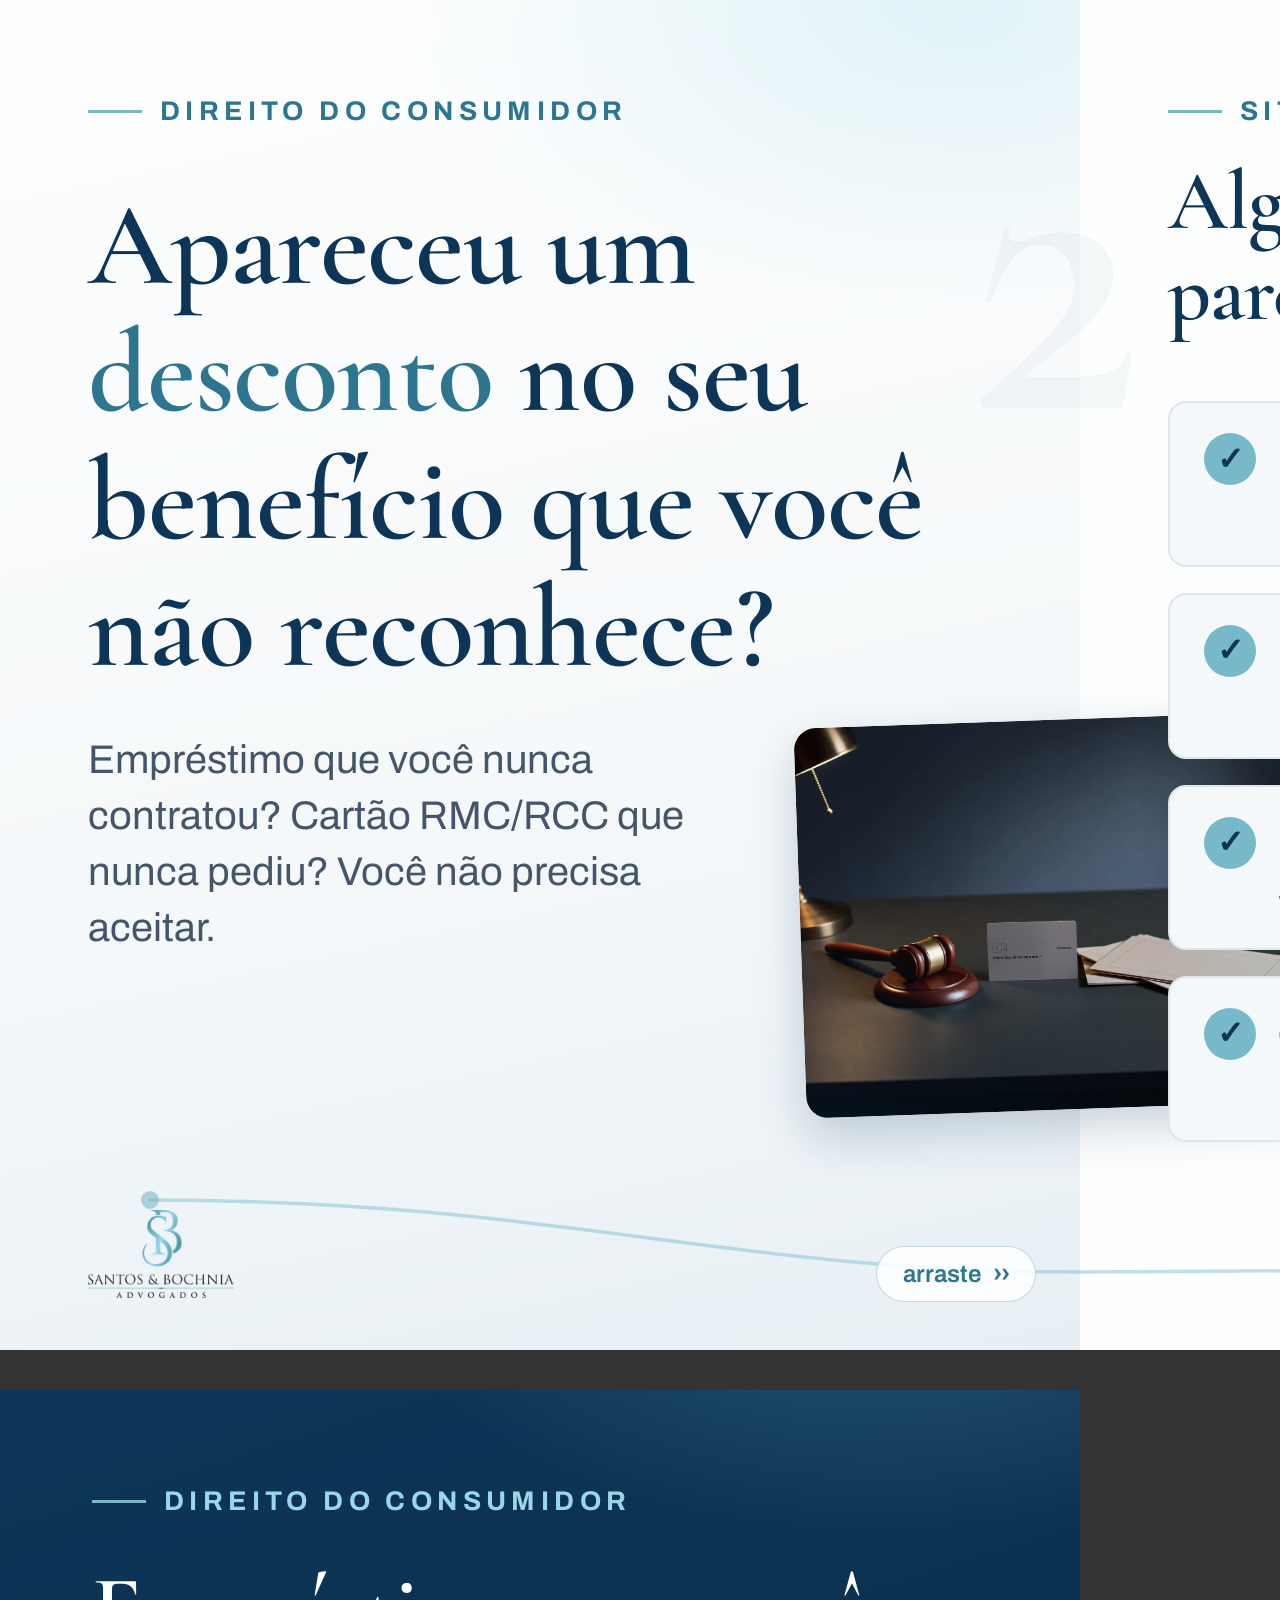
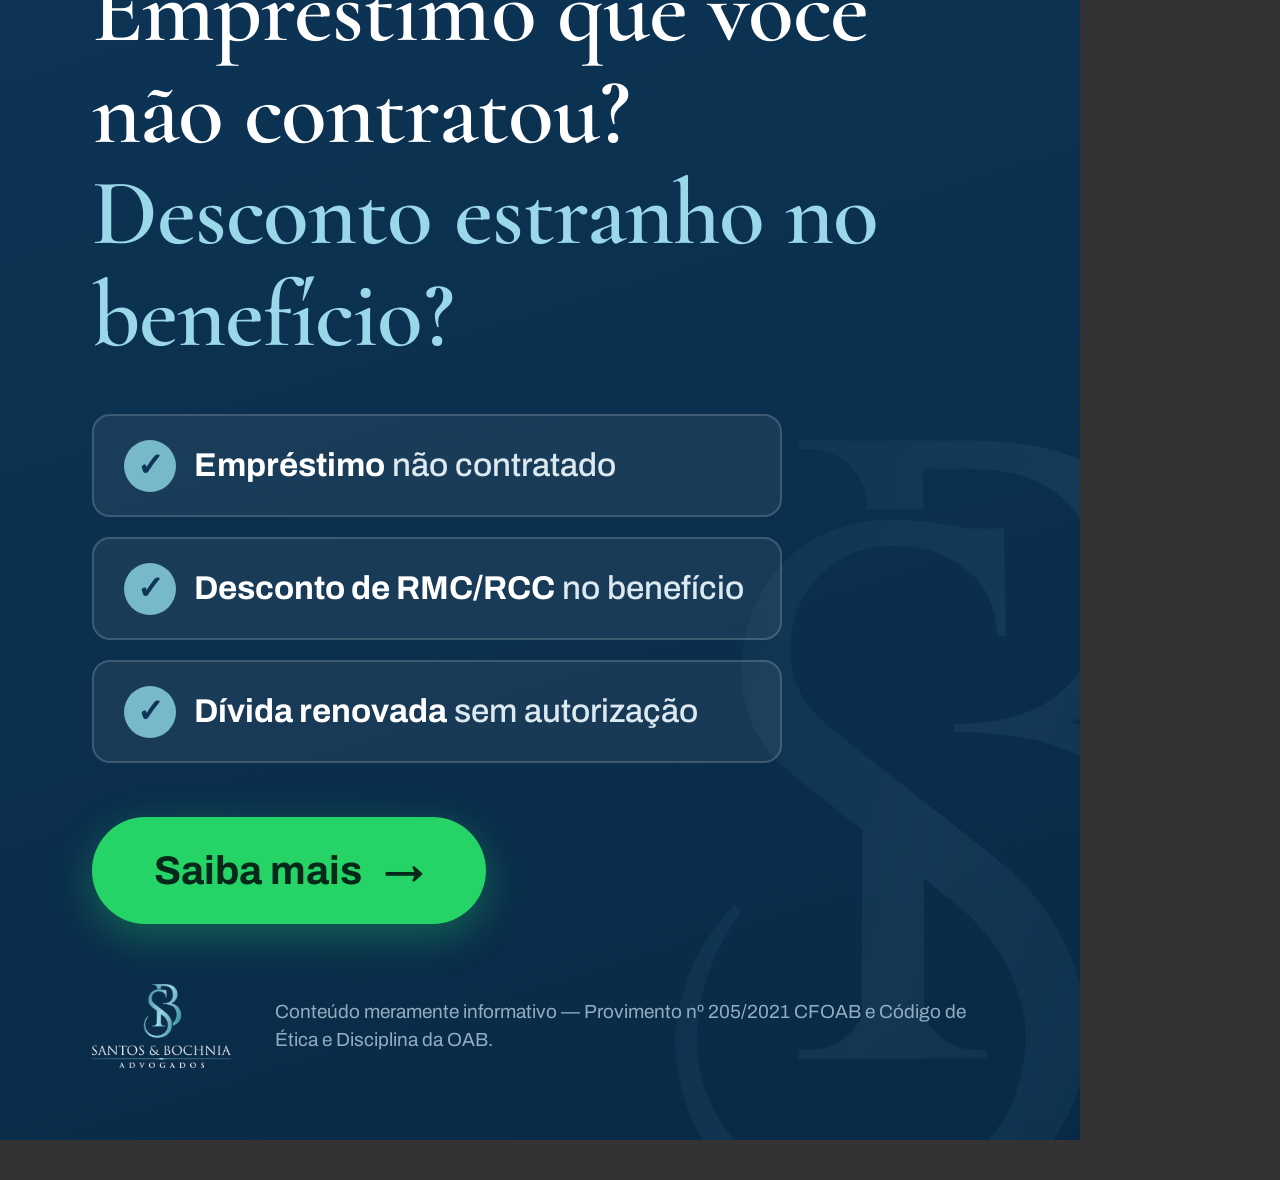
<file: criativos/_fontes/consumidor-carrossel-01.html>
<!DOCTYPE html>
<html lang="pt-BR">
<head>
<meta charset="UTF-8">
<title>Carrossel Consumidor 01 — Santos & Bochnia</title>
<link rel="preconnect" href="https://fonts.googleapis.com">
<link rel="preconnect" href="https://fonts.gstatic.com" crossorigin>
<link href="https://fonts.googleapis.com/css2?family=Cormorant+Garamond:ital,wght@0,500;0,600;0,700;1,500&family=Archivo:wght@400;500;600;700&display=swap" rel="stylesheet">
<style>
  :root {
    --navy: #0D3557; --navy-deep: #092A46; --petrol: #2E7590;
    --teal: #77B9C9; --teal-light: #9AD7E9; --ice: #F5F8FA; --paper: #FDFEFE;
    --wa: #25D366; --wa-ink: #06281A;
    --serif: "Cormorant Garamond", Georgia, serif;
    --sans: "Archivo", Arial, sans-serif;
  }
  * { margin: 0; box-sizing: border-box; }
  body { background: #333; font-family: var(--sans); }

  .strip { position: relative; width: 5400px; height: 1350px; overflow: hidden; margin-bottom: 40px; }
  .strip--single { width: 1080px; }

  /* ---- camada 1: fundos por card ---- */
  .bg { position: absolute; top: 0; width: 1080px; height: 1350px; }
  .bg-1 { left: 0;     background: radial-gradient(900px 500px at 88% 0%, rgba(154,215,233,.28), transparent 60%), linear-gradient(168deg, #FDFEFE 0%, var(--ice) 60%, #E7EFF4 100%); }
  .bg-2 { left: 1080px; background: var(--paper); }
  .bg-3 { left: 2160px; background: radial-gradient(800px 480px at 15% 108%, rgba(119,185,201,.20), transparent 60%), linear-gradient(160deg, var(--navy) 0%, var(--navy-deep) 100%); }
  .bg-4 { left: 3240px; background: linear-gradient(190deg, var(--ice) 0%, #E9F1F5 100%); }
  .bg-5 { left: 4320px; background: radial-gradient(760px 420px at 50% -12%, rgba(119,185,201,.30), transparent 62%), linear-gradient(165deg, var(--navy) 0%, var(--navy-deep) 100%); }

  /* ---- camada 2: fotos sangrando nas emendas ---- */
  .bleed { position: absolute; border-radius: 22px; overflow: hidden; box-shadow: 0 30px 80px rgba(13,53,87,.35); }
  .bleed img { width: 100%; height: 100%; object-fit: cover; display: block; }
  .bleed { box-shadow: 0 18px 48px rgba(13,53,87,.22); }
  .bleed-a { left: 800px; top: 720px; width: 500px; height: 390px; transform: rotate(-2deg); }
  .bleed-a img { object-position: 72% 50%; }
  .bleed-a::after { content: ""; position: absolute; inset: 0; background: linear-gradient(200deg, rgba(13,53,87,.0) 55%, rgba(13,53,87,.28)); }
  .bleed-b { left: 4150px; top: 96px; width: 440px; height: 300px; transform: rotate(1.5deg); }
  .bleed-b::after { content: ""; position: absolute; inset: 0; background: linear-gradient(180deg, rgba(13,53,87,.0) 50%, rgba(13,53,87,.24)); }

  /* ---- camada 3: o fio ---- */
  .fio { position: absolute; inset: 0; pointer-events: none; }

  /* ---- camada 4: numerais fantasma nas emendas (sutis, zonas vazias) ---- */
  .ghost { position: absolute; font-family: var(--serif); font-weight: 600; font-size: 440px; line-height: 1; top: 48px; }
  .ghost-2 { left: 966px;  color: rgba(13,53,87,.035); }
  .ghost-3 { left: 2052px; color: rgba(13,53,87,.04); }
  .ghost-4 { left: 3132px; color: rgba(255,255,255,.05); }
  .ghost-5 { left: 4216px; color: rgba(13,53,87,.035); }

  /* ---- camada 5: conteúdo dos cards ---- */
  .card { position: absolute; top: 0; width: 1080px; height: 1350px; padding: 96px 88px; }
  .card-1 { left: 0; } .card-2 { left: 1080px; } .card-3 { left: 2160px; }
  .card-4 { left: 3240px; } .card-5 { left: 4320px; }

  .eyebrow { display: flex; align-items: center; gap: 18px; font-size: 27px; font-weight: 700; letter-spacing: .2em; text-transform: uppercase; color: var(--petrol); }
  .eyebrow::before { content: ""; width: 54px; height: 3px; background: var(--teal); }
  .eyebrow--light { color: var(--teal-light); }

  h1, h2 { font-family: var(--serif); font-weight: 600; color: var(--navy); line-height: 1.08; letter-spacing: -.01em; }
  .card-2 h2, .card-3 h2, .card-4 h2 { margin-top: 30px; } /* ritmo uniforme kicker→título */
  .hl { color: var(--petrol); }
  .hl-light { color: var(--teal-light); }

  .swipe {
    position: absolute; right: 44px; bottom: 48px;
    display: inline-flex; align-items: center; gap: 12px;
    font-size: 24px; font-weight: 600; color: var(--petrol);
    background: rgba(255,255,255,.85); border: 1.5px solid rgba(46,117,144,.28);
    padding: 12px 26px; border-radius: 999px;
  }
  .swipe--dark { background: rgba(9,42,70,.6); color: var(--teal-light); border-color: rgba(154,215,233,.32); }
  .swipe .chev { letter-spacing: -2px; font-weight: 700; font-size: 27px; }

  .brandmark { position: absolute; left: 88px; bottom: 52px; height: 88px; }
  .brandmark img { height: 100%; width: auto; }

  /* card 1 */
  .card-1 h1 { font-size: 118px; margin-top: 56px; max-width: 9em; }
  .card-1 .sub { margin-top: 40px; font-size: 40px; line-height: 1.4; color: #45566A; max-width: 17em; }

  /* card 2 */
  .card-2 h2 { font-size: 84px; max-width: 10em; }
  .checks { margin-top: 64px; display: grid; gap: 26px; max-width: 850px; }
  .chk {
    position: relative; background: var(--ice); border: 2px solid #DCE6EC; border-radius: 18px;
    padding: 34px 40px 34px 108px; font-size: 36px; font-weight: 500; color: #16222F; line-height: 1.3;
  }
  .chk::before {
    content: "✓"; position: absolute; left: 34px; top: 30px;
    width: 52px; height: 52px; border-radius: 50%; background: var(--teal); color: var(--navy);
    font-weight: 700; font-size: 32px; display: flex; align-items: center; justify-content: center;
  }
  .chk strong { color: var(--navy); }

  /* card 3 (navy) */
  .card-3 h2 { color: #fff; font-size: 96px; max-width: 9.5em; }
  .vias { margin-top: 70px; display: grid; gap: 0; max-width: 860px; }
  .via { display: grid; grid-template-columns: 72px 390px 1fr; column-gap: 26px; align-items: baseline; padding: 42px 0; border-top: 1px solid rgba(255,255,255,.18); }
  .via:last-child { border-bottom: 1px solid rgba(255,255,255,.18); }
  .via .n { font-family: var(--serif); font-size: 56px; color: var(--teal); font-weight: 600; line-height: .8; }
  .via .t { font-size: 40px; font-weight: 600; color: #EAF3F7; }
  .via .d { font-size: 30px; color: #A9C3D3; text-align: left; line-height: 1.35; }
  .card-3 .nota { margin-top: 72px; color: #9DB6C6; font-style: italic; font-family: var(--serif); font-size: 34px; }

  /* card 4 */
  .card-4 h2 { font-size: 84px; max-width: 8.6em; }
  .quem { margin-top: 60px; display: flex; gap: 44px; align-items: center; background: linear-gradient(160deg, var(--navy), var(--navy-deep)); border-radius: 24px; padding: 52px 56px; box-shadow: 0 24px 60px rgba(13,53,87,.28); max-width: 904px; }
  .quem .mono { font-family: var(--serif); font-weight: 600; font-size: 150px; line-height: .9; letter-spacing: -.04em; background: linear-gradient(135deg, #9AD7E9, #77B9C9 45%, #519EAD); -webkit-background-clip: text; background-clip: text; color: transparent; }
  .quem .nome { color: #fff; font-family: var(--serif); font-size: 46px; font-weight: 600; }
  .quem .cargo { color: var(--teal-light); font-size: 26px; letter-spacing: .08em; text-transform: uppercase; font-weight: 600; margin-top: 8px; }
  .quem .bio { color: #C3D6E2; font-size: 29px; line-height: 1.45; margin-top: 18px; }
  .chips { margin-top: 54px; display: flex; flex-wrap: wrap; gap: 20px; max-width: 904px; }
  .chip { display: inline-flex; align-items: center; gap: 14px; background: var(--paper); border: 2px solid #DCE6EC; border-radius: 999px; padding: 20px 34px; font-size: 30px; font-weight: 600; color: var(--navy); }
  .chip::before { content: "✓"; color: var(--petrol); font-weight: 700; }

  /* card 5 (CTA) */
  .card-5 { text-align: center; display: flex; flex-direction: column; align-items: center; justify-content: center; }
  .card-5 .logo { height: 200px; margin-bottom: 60px; }
  .card-5 h2 { color: #fff; font-size: 104px; max-width: 8em; }
  .card-5 .sub { margin-top: 36px; font-size: 38px; color: #B9CFDD; max-width: 18em; line-height: 1.45; }
  .btn-wa {
    margin-top: 70px; display: inline-flex; align-items: center; gap: 22px;
    background: var(--wa); color: var(--wa-ink); font-weight: 700; font-size: 44px;
    padding: 38px 74px; border-radius: 999px;
    box-shadow: 0 12px 40px rgba(37,211,102,.32);
  }
  .btn-wa .arrow { font-family: var(--sans); font-weight: 700; }
  .card-5 .canal { margin-top: 44px; font-size: 30px; color: #9DB6C6; letter-spacing: .04em; }
  .compliance { position: absolute; bottom: 40px; left: 50%; transform: translateX(-50%); width: 88%; font-size: 19px; color: #93ADC0; line-height: 1.5; }

  /* ---------- ARTE ESTÁTICA ---------- */
  .card--static { position: relative; left: 0; padding: 96px 92px 72px; overflow: hidden;
    display: flex; flex-direction: column; align-items: flex-start;
    background: radial-gradient(820px 460px at 82% -10%, rgba(119,185,201,.28), transparent 62%), linear-gradient(163deg, var(--navy) 0%, var(--navy-deep) 100%); }
  .card--static .wm { position: absolute; right: -140px; bottom: -60px; height: 760px; opacity: .07; }
  .card--static .eyebrow { color: var(--teal-light); }
  .card--static h1 { color: #fff; font-size: 94px; margin-top: 44px; max-width: 10em; }
  .card--static h1 .hl { color: var(--teal-light); }
  .card--static .checks { margin-top: 48px; max-width: 860px; gap: 20px; }
  .card--static .chk { background: rgba(255,255,255,.06); border-color: rgba(255,255,255,.16); color: #DCE9F0; font-size: 33px; padding: 28px 36px 28px 100px; }
  .card--static .chk::before { top: 24px; left: 30px; }
  .card--static .chk strong { color: #fff; }
  .card--static .btn-wa { margin-top: 54px; font-size: 40px; padding: 32px 62px; }
  .card--static .rodape { margin-top: auto; display: flex; align-items: center; gap: 44px; width: 100%; position: relative; }
  .card--static .rodape img { height: 84px; width: auto; }
  .card--static .rodape .compliance { position: static; transform: none; width: auto; flex: 1; text-align: left; }
</style>
</head>
<body>

<!-- ============================ CARROSSEL (5 cards) ============================ -->
<div class="strip">
  <div class="bg bg-1"></div><div class="bg bg-2"></div><div class="bg bg-3"></div><div class="bg bg-4"></div><div class="bg bg-5"></div>

  <!-- fio contínuo — rota "silenciosa" pela margem inferior, sem cruzar texto -->
  <svg class="fio" width="5400" height="1350" viewBox="0 0 5400 1350" fill="none">
    <path d="M 150 1200
             C 560 1200, 720 1272, 1080 1272
             C 1560 1272, 1760 1252, 2160 1252
             C 2640 1252, 2800 1290, 3240 1290
             C 3720 1290, 3880 1248, 4320 1248
             C 4560 1248, 4720 1214, 4960 1208"
          stroke="#77B9C9" stroke-width="3.5" stroke-linecap="round" opacity=".45"/>
    <circle cx="150" cy="1200" r="9" fill="#77B9C9" opacity=".6"/>
    <circle cx="4960" cy="1208" r="9" fill="#25D366" opacity=".8"/>
  </svg>

  <!-- numerais fantasma cruzando as emendas -->
  <div class="ghost ghost-2">2</div>
  <div class="ghost ghost-3">3</div>
  <div class="ghost ghost-4">4</div>
  <div class="ghost ghost-5">5</div>

  <!-- fotos sangrando -->
  <figure class="bleed bleed-a"><img src="../../site/assets/img/ia/area-consumidor.webp" alt=""></figure>
  <figure class="bleed bleed-b"><img src="../../site/assets/img/ia/detalhe-biblioteca.webp" alt=""></figure>

  <!-- CARD 1 — gancho -->
  <section class="card card-1">
    <p class="eyebrow">Direito do Consumidor</p>
    <h1>Apareceu um <span class="hl">desconto</span> no seu benefício que você não reconhece?</h1>
    <p class="sub">Empréstimo que você nunca contratou? Cartão RMC/RCC que nunca pediu? Você não precisa aceitar.</p>
    <div class="brandmark"><img src="../../site/assets/img/logo-dark.png" alt="Santos & Bochnia"></div>
    <div class="swipe"><span>arraste</span><span class="chev">››</span></div>
  </section>

  <!-- CARD 2 — agitação -->
  <section class="card card-2">
    <p class="eyebrow">Situações comuns</p>
    <h2>Alguma dessas situações parece a&nbsp;sua?</h2>
    <div class="checks">
      <div class="chk"><strong>Empréstimo no seu nome</strong> que você nunca contratou</div>
      <div class="chk"><strong>Desconto de RMC ou RCC</strong> sem você ter pedido o cartão</div>
      <div class="chk"><strong>Dívida renovada ou refinanciada</strong> sem a sua autorização</div>
      <div class="chk"><strong>O banco ficando com quase todo</strong> o seu benefício ou salário</div>
    </div>
    <div class="swipe"><span>arraste</span><span class="chev">››</span></div>
  </section>

  <!-- CARD 3 — o direito existe -->
  <section class="card card-3">
    <p class="eyebrow eyebrow--light">O que a lei permite</p>
    <h2>Descontos indevidos <span class="hl-light">podem ser contestados</span>.</h2>
    <div class="vias">
      <div class="via"><span class="n">1</span><span class="t">Cancelamento do contrato</span><span class="d">quando não houve contratação válida</span></div>
      <div class="via"><span class="n">2</span><span class="t">Devolução dos valores</span><span class="d">em determinados casos, em dobro</span></div>
      <div class="via"><span class="n">3</span><span class="t">Revisão da margem consignável</span><span class="d">a lei limita quanto podem descontar</span></div>
    </div>
    <p class="nota">Cada caso exige análise individual — comece pelo seu extrato do Meu&nbsp;INSS.</p>
    <div class="swipe swipe--dark"><span>arraste</span><span class="chev">››</span></div>
  </section>

  <!-- CARD 4 — confiança -->
  <section class="card card-4">
    <p class="eyebrow">Quem cuida do seu caso</p>
    <h2>Atendimento direto com quem&nbsp;entende.</h2>
    <div class="quem">
      <div class="mono">SB</div>
      <div>
        <div class="nome">Equipe Santos &amp; Bochnia</div>
        <div class="cargo">Direito do Consumidor — fraudes bancárias</div>
        <p class="bio">Equipe coordenada pelos sócios-fundadores José Eduardo dos Santos e Simone Bochnia dos Anjos: rigor técnico e atendimento direto.</p>
      </div>
    </div>
    <div class="chips">
      <span class="chip">Sigilo profissional</span>
      <span class="chip">Primeira conversa sem compromisso</span>
      <span class="chip">Atendimento em todo o Brasil</span>
    </div>
    <div class="swipe"><span>arraste</span><span class="chev">››</span></div>
  </section>

  <!-- CARD 5 — CTA -->
  <section class="card card-5">
    <img class="logo" src="../../site/assets/img/logo-light.png" alt="Santos & Bochnia Advogados">
    <h2>Chega de descontos que você não&nbsp;pediu.</h2>
    <p class="sub">Envie seu extrato pelo WhatsApp e entenda o que pode ser contestado.</p>
    <span class="btn-wa">Saiba mais <span class="arrow">&#8594;</span></span>
    <p class="canal">(11) 97899-2799 · santosbochnia.adv.br</p>
    <p class="compliance">Conteúdo meramente informativo, em conformidade com o Provimento nº 205/2021 do CFOAB e o Código de Ética e Disciplina da OAB.</p>
  </section>
</div>

<!-- ============================ ARTE ESTÁTICA ============================ -->
<div class="strip strip--single">
  <section class="card card--static">
    <img class="wm" src="../../site/assets/img/monograma-sb.webp" alt="">
    <p class="eyebrow">Direito do Consumidor</p>
    <h1>Empréstimo que você não contratou? <span class="hl">Desconto estranho no benefício?</span></h1>
    <div class="checks">
      <div class="chk"><strong>Empréstimo</strong> não contratado</div>
      <div class="chk"><strong>Desconto de RMC/RCC</strong> no benefício</div>
      <div class="chk"><strong>Dívida renovada</strong> sem autorização</div>
    </div>
    <span class="btn-wa">Saiba mais <span class="arrow">&#8594;</span></span>
    <div class="rodape">
      <img src="../../site/assets/img/logo-light.png" alt="Santos & Bochnia Advogados">
      <p class="compliance">Conteúdo meramente informativo — Provimento nº 205/2021 CFOAB e Código de Ética e Disciplina da OAB.</p>
    </div>
  </section>
</div>

</body>
</html>
</file>
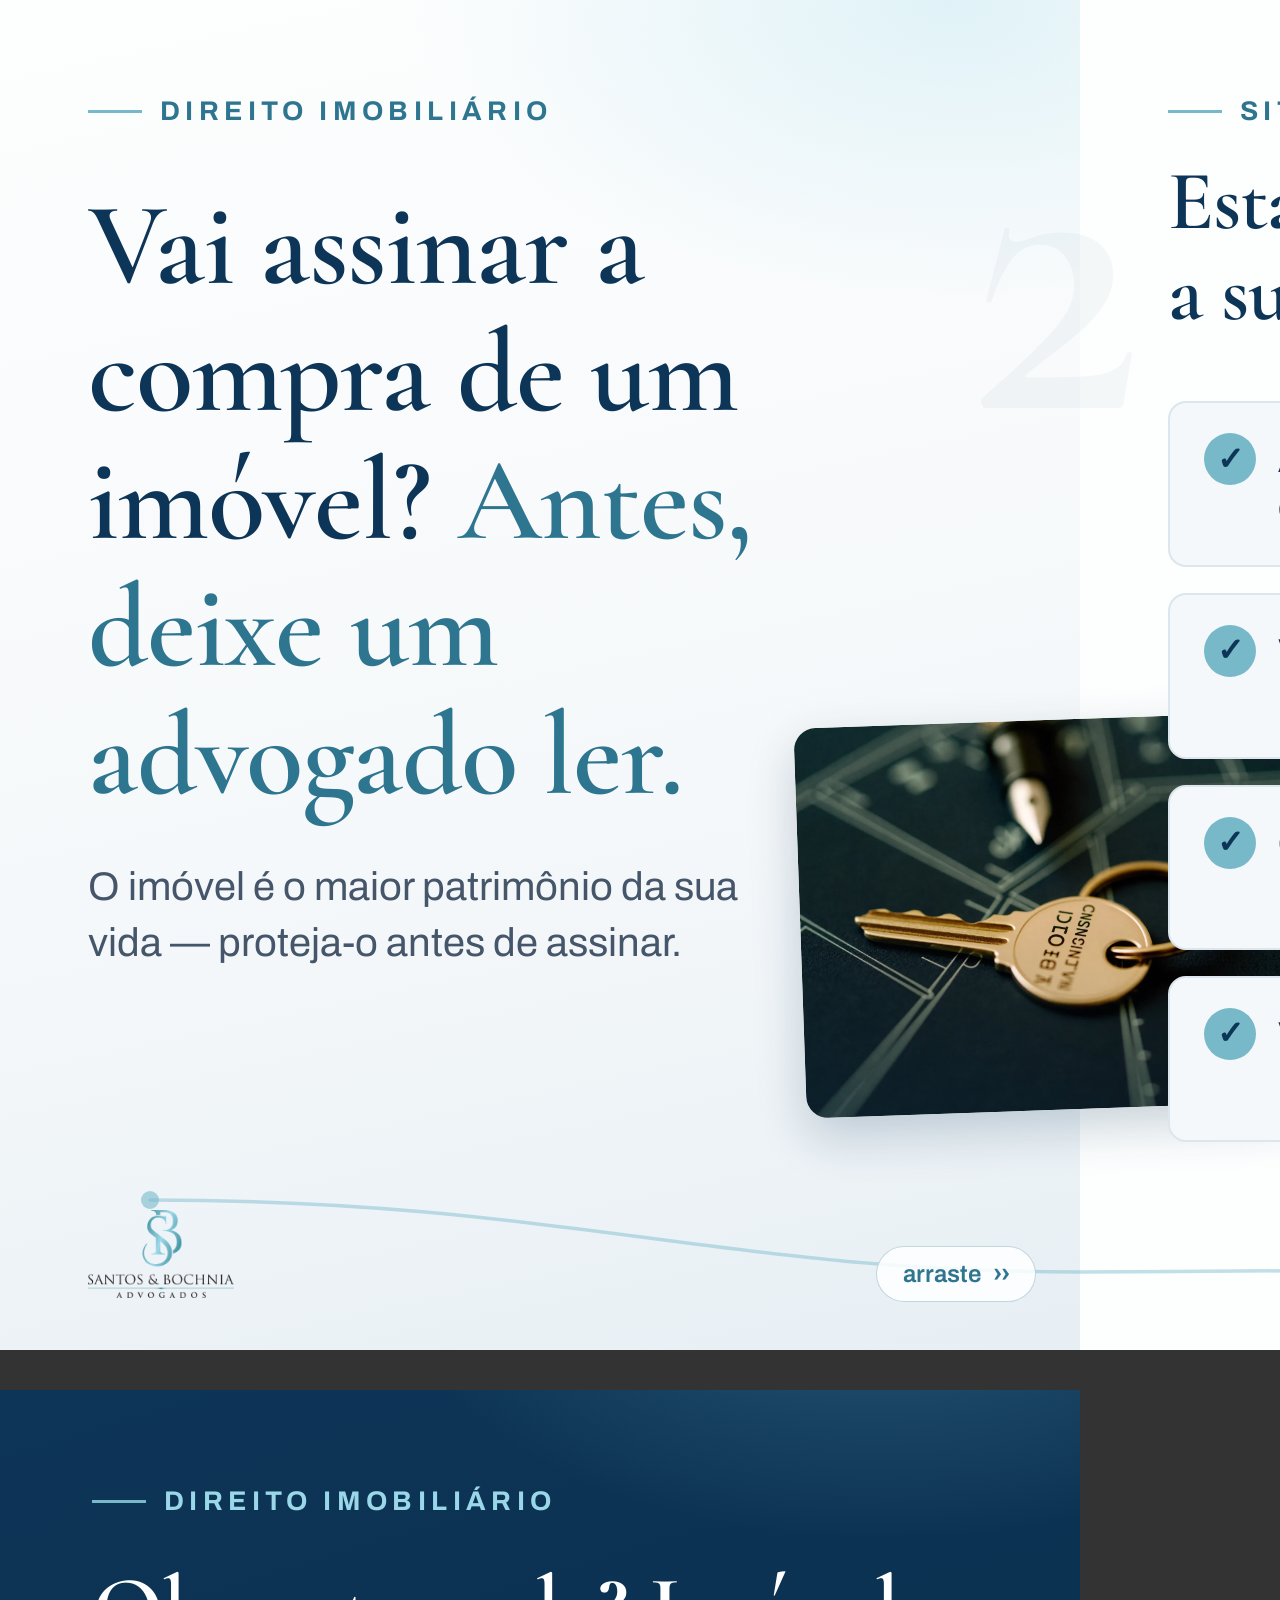
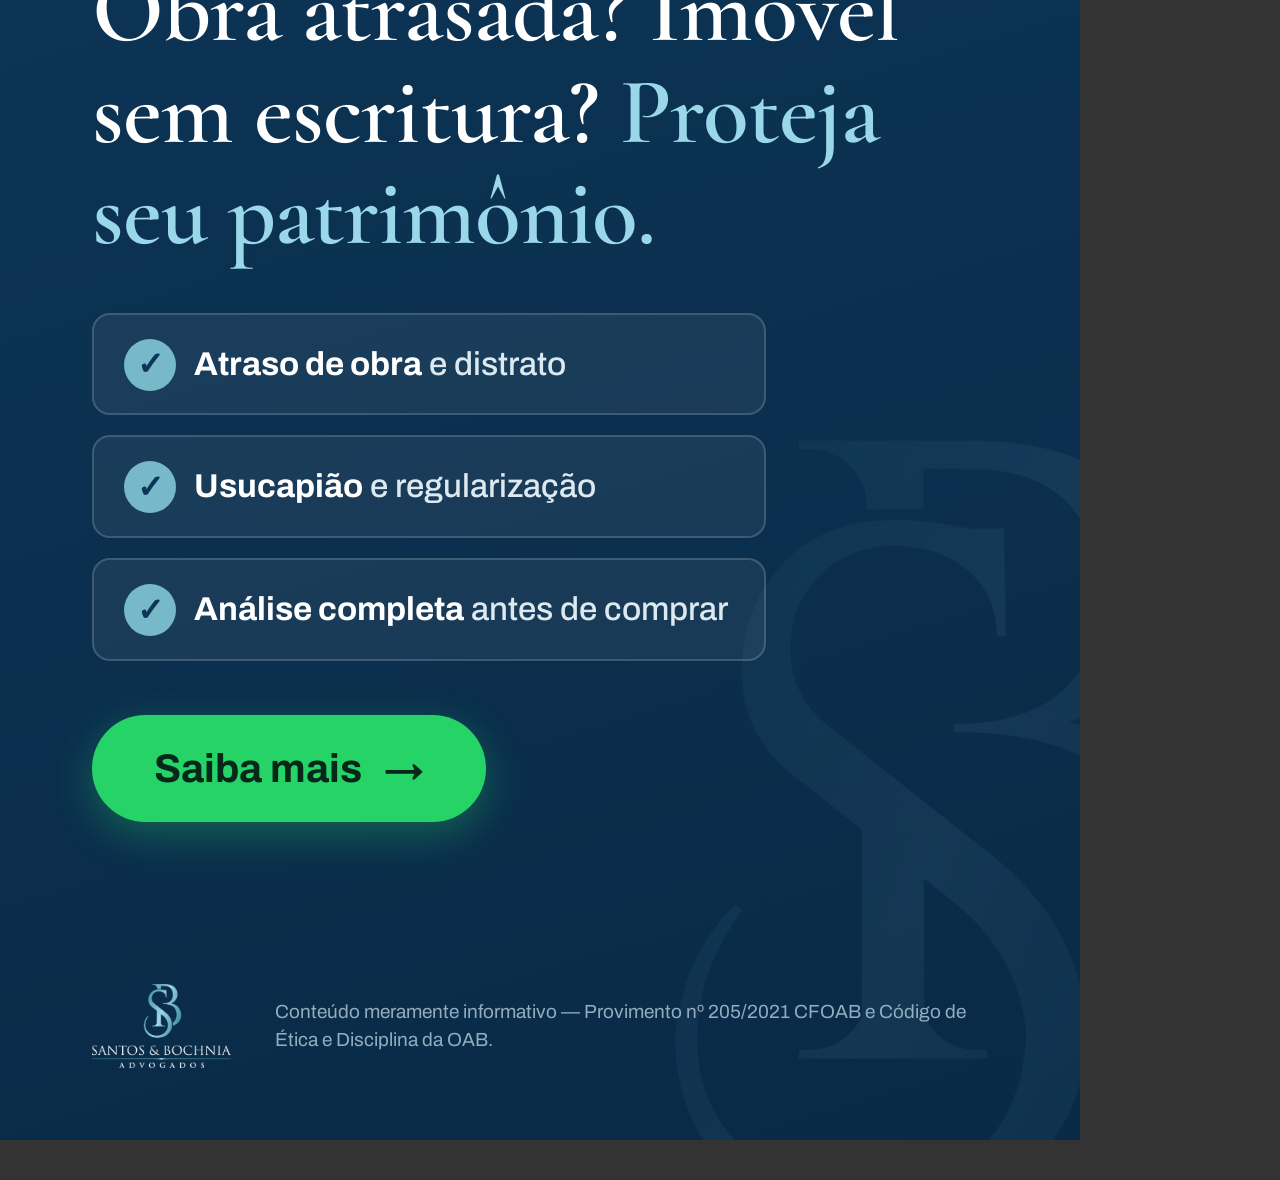
<file: criativos/_fontes/imobiliario-carrossel-01.html>
<!DOCTYPE html>
<html lang="pt-BR">
<head>
<meta charset="UTF-8">
<title>Carrossel Imobiliário 01 — Santos & Bochnia</title>
<link rel="preconnect" href="https://fonts.googleapis.com">
<link rel="preconnect" href="https://fonts.gstatic.com" crossorigin>
<link href="https://fonts.googleapis.com/css2?family=Cormorant+Garamond:ital,wght@0,500;0,600;0,700;1,500&family=Archivo:wght@400;500;600;700&display=swap" rel="stylesheet">
<style>
  :root {
    --navy: #0D3557; --navy-deep: #092A46; --petrol: #2E7590;
    --teal: #77B9C9; --teal-light: #9AD7E9; --ice: #F5F8FA; --paper: #FDFEFE;
    --wa: #25D366; --wa-ink: #06281A;
    --serif: "Cormorant Garamond", Georgia, serif;
    --sans: "Archivo", Arial, sans-serif;
  }
  * { margin: 0; box-sizing: border-box; }
  body { background: #333; font-family: var(--sans); }

  .strip { position: relative; width: 5400px; height: 1350px; overflow: hidden; margin-bottom: 40px; }
  .strip--single { width: 1080px; }

  /* ---- camada 1: fundos por card ---- */
  .bg { position: absolute; top: 0; width: 1080px; height: 1350px; }
  .bg-1 { left: 0;     background: radial-gradient(900px 500px at 88% 0%, rgba(154,215,233,.28), transparent 60%), linear-gradient(168deg, #FDFEFE 0%, var(--ice) 60%, #E7EFF4 100%); }
  .bg-2 { left: 1080px; background: var(--paper); }
  .bg-3 { left: 2160px; background: radial-gradient(800px 480px at 15% 108%, rgba(119,185,201,.20), transparent 60%), linear-gradient(160deg, var(--navy) 0%, var(--navy-deep) 100%); }
  .bg-4 { left: 3240px; background: linear-gradient(190deg, var(--ice) 0%, #E9F1F5 100%); }
  .bg-5 { left: 4320px; background: radial-gradient(760px 420px at 50% -12%, rgba(119,185,201,.30), transparent 62%), linear-gradient(165deg, var(--navy) 0%, var(--navy-deep) 100%); }

  /* ---- camada 2: fotos sangrando nas emendas ---- */
  .bleed { position: absolute; border-radius: 22px; overflow: hidden; box-shadow: 0 30px 80px rgba(13,53,87,.35); }
  .bleed img { width: 100%; height: 100%; object-fit: cover; display: block; }
  .bleed { box-shadow: 0 18px 48px rgba(13,53,87,.22); }
  .bleed-a { left: 800px; top: 720px; width: 500px; height: 390px; transform: rotate(-2deg); }
  .bleed-a img { object-position: 72% 50%; }
  .bleed-a::after { content: ""; position: absolute; inset: 0; background: linear-gradient(200deg, rgba(13,53,87,.0) 55%, rgba(13,53,87,.28)); }
  .bleed-b { left: 4150px; top: 96px; width: 440px; height: 300px; transform: rotate(1.5deg); }
  .bleed-b::after { content: ""; position: absolute; inset: 0; background: linear-gradient(180deg, rgba(13,53,87,.0) 50%, rgba(13,53,87,.24)); }

  /* ---- camada 3: o fio ---- */
  .fio { position: absolute; inset: 0; pointer-events: none; }

  /* ---- camada 4: numerais fantasma nas emendas (sutis, zonas vazias) ---- */
  .ghost { position: absolute; font-family: var(--serif); font-weight: 600; font-size: 440px; line-height: 1; top: 48px; }
  .ghost-2 { left: 966px;  color: rgba(13,53,87,.035); }
  .ghost-3 { left: 2052px; color: rgba(13,53,87,.04); }
  .ghost-4 { left: 3132px; color: rgba(255,255,255,.05); }
  .ghost-5 { left: 4216px; color: rgba(13,53,87,.035); }

  /* ---- camada 5: conteúdo dos cards ---- */
  .card { position: absolute; top: 0; width: 1080px; height: 1350px; padding: 96px 88px; }
  .card-1 { left: 0; } .card-2 { left: 1080px; } .card-3 { left: 2160px; }
  .card-4 { left: 3240px; } .card-5 { left: 4320px; }

  .eyebrow { display: flex; align-items: center; gap: 18px; font-size: 27px; font-weight: 700; letter-spacing: .2em; text-transform: uppercase; color: var(--petrol); }
  .eyebrow::before { content: ""; width: 54px; height: 3px; background: var(--teal); }
  .eyebrow--light { color: var(--teal-light); }

  h1, h2 { font-family: var(--serif); font-weight: 600; color: var(--navy); line-height: 1.08; letter-spacing: -.01em; }
  .card-2 h2, .card-3 h2, .card-4 h2 { margin-top: 30px; } /* ritmo uniforme kicker→título */
  .hl { color: var(--petrol); }
  .hl-light { color: var(--teal-light); }

  .swipe {
    position: absolute; right: 44px; bottom: 48px;
    display: inline-flex; align-items: center; gap: 12px;
    font-size: 24px; font-weight: 600; color: var(--petrol);
    background: rgba(255,255,255,.85); border: 1.5px solid rgba(46,117,144,.28);
    padding: 12px 26px; border-radius: 999px;
  }
  .swipe--dark { background: rgba(9,42,70,.6); color: var(--teal-light); border-color: rgba(154,215,233,.32); }
  .swipe .chev { letter-spacing: -2px; font-weight: 700; font-size: 27px; }

  .brandmark { position: absolute; left: 88px; bottom: 52px; height: 88px; }
  .brandmark img { height: 100%; width: auto; }

  /* card 1 */
  .card-1 h1 { font-size: 118px; margin-top: 56px; max-width: 9em; }
  .card-1 .sub { margin-top: 40px; font-size: 40px; line-height: 1.4; color: #45566A; max-width: 17em; }

  /* card 2 */
  .card-2 h2 { font-size: 84px; max-width: 10em; }
  .checks { margin-top: 64px; display: grid; gap: 26px; max-width: 850px; }
  .chk {
    position: relative; background: var(--ice); border: 2px solid #DCE6EC; border-radius: 18px;
    padding: 34px 40px 34px 108px; font-size: 36px; font-weight: 500; color: #16222F; line-height: 1.3;
  }
  .chk::before {
    content: "✓"; position: absolute; left: 34px; top: 30px;
    width: 52px; height: 52px; border-radius: 50%; background: var(--teal); color: var(--navy);
    font-weight: 700; font-size: 32px; display: flex; align-items: center; justify-content: center;
  }
  .chk strong { color: var(--navy); }

  /* card 3 (navy) */
  .card-3 h2 { color: #fff; font-size: 96px; max-width: 9.5em; }
  .vias { margin-top: 70px; display: grid; gap: 0; max-width: 860px; }
  .via { display: grid; grid-template-columns: 72px 390px 1fr; column-gap: 26px; align-items: baseline; padding: 42px 0; border-top: 1px solid rgba(255,255,255,.18); }
  .via:last-child { border-bottom: 1px solid rgba(255,255,255,.18); }
  .via .n { font-family: var(--serif); font-size: 56px; color: var(--teal); font-weight: 600; line-height: .8; }
  .via .t { font-size: 40px; font-weight: 600; color: #EAF3F7; }
  .via .d { font-size: 30px; color: #A9C3D3; text-align: left; line-height: 1.35; }
  .card-3 .nota { margin-top: 72px; color: #9DB6C6; font-style: italic; font-family: var(--serif); font-size: 34px; }

  /* card 4 */
  .card-4 h2 { font-size: 84px; max-width: 8.6em; }
  .quem { margin-top: 60px; display: flex; gap: 44px; align-items: center; background: linear-gradient(160deg, var(--navy), var(--navy-deep)); border-radius: 24px; padding: 52px 56px; box-shadow: 0 24px 60px rgba(13,53,87,.28); max-width: 904px; }
  .quem .mono { font-family: var(--serif); font-weight: 600; font-size: 150px; line-height: .9; letter-spacing: -.04em; background: linear-gradient(135deg, #9AD7E9, #77B9C9 45%, #519EAD); -webkit-background-clip: text; background-clip: text; color: transparent; }
  .quem .nome { color: #fff; font-family: var(--serif); font-size: 46px; font-weight: 600; }
  .quem .cargo { color: var(--teal-light); font-size: 26px; letter-spacing: .08em; text-transform: uppercase; font-weight: 600; margin-top: 8px; }
  .quem .bio { color: #C3D6E2; font-size: 29px; line-height: 1.45; margin-top: 18px; }
  .chips { margin-top: 54px; display: flex; flex-wrap: wrap; gap: 20px; max-width: 904px; }
  .chip { display: inline-flex; align-items: center; gap: 14px; background: var(--paper); border: 2px solid #DCE6EC; border-radius: 999px; padding: 20px 34px; font-size: 30px; font-weight: 600; color: var(--navy); }
  .chip::before { content: "✓"; color: var(--petrol); font-weight: 700; }

  /* card 5 (CTA) */
  .card-5 { text-align: center; display: flex; flex-direction: column; align-items: center; justify-content: center; }
  .card-5 .logo { height: 200px; margin-bottom: 60px; }
  .card-5 h2 { color: #fff; font-size: 104px; max-width: 8em; }
  .card-5 .sub { margin-top: 36px; font-size: 38px; color: #B9CFDD; max-width: 18em; line-height: 1.45; }
  .btn-wa {
    margin-top: 70px; display: inline-flex; align-items: center; gap: 22px;
    background: var(--wa); color: var(--wa-ink); font-weight: 700; font-size: 44px;
    padding: 38px 74px; border-radius: 999px;
    box-shadow: 0 12px 40px rgba(37,211,102,.32);
  }
  .btn-wa .arrow { font-family: var(--sans); font-weight: 700; }
  .card-5 .canal { margin-top: 44px; font-size: 30px; color: #9DB6C6; letter-spacing: .04em; }
  .compliance { position: absolute; bottom: 40px; left: 50%; transform: translateX(-50%); width: 88%; font-size: 19px; color: #93ADC0; line-height: 1.5; }

  /* ---------- ARTE ESTÁTICA ---------- */
  .card--static { position: relative; left: 0; padding: 96px 92px 72px; overflow: hidden;
    display: flex; flex-direction: column; align-items: flex-start;
    background: radial-gradient(820px 460px at 82% -10%, rgba(119,185,201,.28), transparent 62%), linear-gradient(163deg, var(--navy) 0%, var(--navy-deep) 100%); }
  .card--static .wm { position: absolute; right: -140px; bottom: -60px; height: 760px; opacity: .07; }
  .card--static .eyebrow { color: var(--teal-light); }
  .card--static h1 { color: #fff; font-size: 94px; margin-top: 44px; max-width: 10em; }
  .card--static h1 .hl { color: var(--teal-light); }
  .card--static .checks { margin-top: 48px; max-width: 860px; gap: 20px; }
  .card--static .chk { background: rgba(255,255,255,.06); border-color: rgba(255,255,255,.16); color: #DCE9F0; font-size: 33px; padding: 28px 36px 28px 100px; }
  .card--static .chk::before { top: 24px; left: 30px; }
  .card--static .chk strong { color: #fff; }
  .card--static .btn-wa { margin-top: 54px; font-size: 40px; padding: 32px 62px; }
  .card--static .rodape { margin-top: auto; display: flex; align-items: center; gap: 44px; width: 100%; position: relative; }
  .card--static .rodape img { height: 84px; width: auto; }
  .card--static .rodape .compliance { position: static; transform: none; width: auto; flex: 1; text-align: left; }
</style>
</head>
<body>

<!-- ============================ CARROSSEL (5 cards) ============================ -->
<div class="strip">
  <div class="bg bg-1"></div><div class="bg bg-2"></div><div class="bg bg-3"></div><div class="bg bg-4"></div><div class="bg bg-5"></div>

  <!-- fio contínuo — rota "silenciosa" pela margem inferior, sem cruzar texto -->
  <svg class="fio" width="5400" height="1350" viewBox="0 0 5400 1350" fill="none">
    <path d="M 150 1200
             C 560 1200, 720 1272, 1080 1272
             C 1560 1272, 1760 1252, 2160 1252
             C 2640 1252, 2800 1290, 3240 1290
             C 3720 1290, 3880 1248, 4320 1248
             C 4560 1248, 4720 1214, 4960 1208"
          stroke="#77B9C9" stroke-width="3.5" stroke-linecap="round" opacity=".45"/>
    <circle cx="150" cy="1200" r="9" fill="#77B9C9" opacity=".6"/>
    <circle cx="4960" cy="1208" r="9" fill="#25D366" opacity=".8"/>
  </svg>

  <!-- numerais fantasma cruzando as emendas -->
  <div class="ghost ghost-2">2</div>
  <div class="ghost ghost-3">3</div>
  <div class="ghost ghost-4">4</div>
  <div class="ghost ghost-5">5</div>

  <!-- fotos sangrando -->
  <figure class="bleed bleed-a"><img src="../../site/assets/img/ia/area-imobiliario.webp" alt=""></figure>
  <figure class="bleed bleed-b"><img src="../../site/assets/img/ia/faria-lima-fachada.webp" alt=""></figure>

  <!-- CARD 1 — gancho -->
  <section class="card card-1">
    <p class="eyebrow">Direito Imobiliário</p>
    <h1>Vai assinar a compra de um imóvel? <span class="hl">Antes, deixe um advogado&nbsp;ler.</span></h1>
    <p class="sub">O imóvel é o maior patrimônio da sua vida — proteja-o antes de assinar.</p>
    <div class="brandmark"><img src="../../site/assets/img/logo-dark.png" alt="Santos & Bochnia"></div>
    <div class="swipe"><span>arraste</span><span class="chev">››</span></div>
  </section>

  <!-- CARD 2 — agitação -->
  <section class="card card-2">
    <p class="eyebrow">Situações comuns</p>
    <h2>Esta história pode ser a&nbsp;sua…</h2>
    <div class="checks">
      <div class="chk"><strong>A construtora atrasou</strong> a entrega da sua obra</div>
      <div class="chk"><strong>Você quer desfazer a compra</strong> (distrato) e não sabe seus direitos</div>
      <div class="chk"><strong>O imóvel está sem escritura</strong> ou precisa de regularização</div>
      <div class="chk"><strong>Você possui o imóvel há anos</strong> e pensa em usucapião</div>
    </div>
    <div class="swipe"><span>arraste</span><span class="chev">››</span></div>
  </section>

  <!-- CARD 3 — o direito existe -->
  <section class="card card-3">
    <p class="eyebrow eyebrow--light">O que a lei permite</p>
    <h2>A segurança vem <span class="hl-light">antes da assinatura</span>.</h2>
    <div class="vias">
      <div class="via"><span class="n">1</span><span class="t">Due diligence</span><span class="d">certidões do imóvel e de quem vende</span></div>
      <div class="via"><span class="n">2</span><span class="t">Revisão do contrato</span><span class="d">cláusulas, prazos e garantias</span></div>
      <div class="via"><span class="n">3</span><span class="t">Regularização e usucapião</span><span class="d">inclusive pela via extrajudicial (cartório)</span></div>
    </div>
    <p class="nota">Um contrato revisado hoje evita anos de litígio amanhã.</p>
    <div class="swipe swipe--dark"><span>arraste</span><span class="chev">››</span></div>
  </section>

  <!-- CARD 4 — confiança -->
  <section class="card card-4">
    <p class="eyebrow">Quem cuida do seu caso</p>
    <h2>Atendimento direto com quem&nbsp;entende.</h2>
    <div class="quem">
      <div class="mono">SB</div>
      <div>
        <div class="nome">Equipe Santos &amp; Bochnia</div>
        <div class="cargo">Direito Imobiliário</div>
        <p class="bio">Coordenação dos sócios-fundadores — José Eduardo dos Santos (especialização em Contratos pelo Insper) e Simone Bochnia dos Anjos.</p>
      </div>
    </div>
    <div class="chips">
      <span class="chip">Análise antes de assinar</span>
      <span class="chip">Primeira conversa sem compromisso</span>
      <span class="chip">Atendimento em todo o Brasil</span>
    </div>
    <div class="swipe"><span>arraste</span><span class="chev">››</span></div>
  </section>

  <!-- CARD 5 — CTA -->
  <section class="card card-5">
    <img class="logo" src="../../site/assets/img/logo-light.png" alt="Santos & Bochnia Advogados">
    <h2>Assine com&nbsp;segurança.</h2>
    <p class="sub">Envie o contrato ou conte sua situação pelo WhatsApp.</p>
    <span class="btn-wa">Saiba mais <span class="arrow">&#8594;</span></span>
    <p class="canal">(11) 97899-2799 · santosbochnia.adv.br</p>
    <p class="compliance">Conteúdo meramente informativo, em conformidade com o Provimento nº 205/2021 do CFOAB e o Código de Ética e Disciplina da OAB.</p>
  </section>
</div>

<!-- ============================ ARTE ESTÁTICA ============================ -->
<div class="strip strip--single">
  <section class="card card--static">
    <img class="wm" src="../../site/assets/img/monograma-sb.webp" alt="">
    <p class="eyebrow">Direito Imobiliário</p>
    <h1>Obra atrasada? Imóvel sem escritura? <span class="hl">Proteja seu patrimônio.</span></h1>
    <div class="checks">
      <div class="chk"><strong>Atraso de obra</strong> e distrato</div>
      <div class="chk"><strong>Usucapião</strong> e regularização</div>
      <div class="chk"><strong>Análise completa</strong> antes de comprar</div>
    </div>
    <span class="btn-wa">Saiba mais <span class="arrow">&#8594;</span></span>
    <div class="rodape">
      <img src="../../site/assets/img/logo-light.png" alt="Santos & Bochnia Advogados">
      <p class="compliance">Conteúdo meramente informativo — Provimento nº 205/2021 CFOAB e Código de Ética e Disciplina da OAB.</p>
    </div>
  </section>
</div>

</body>
</html>
</file>
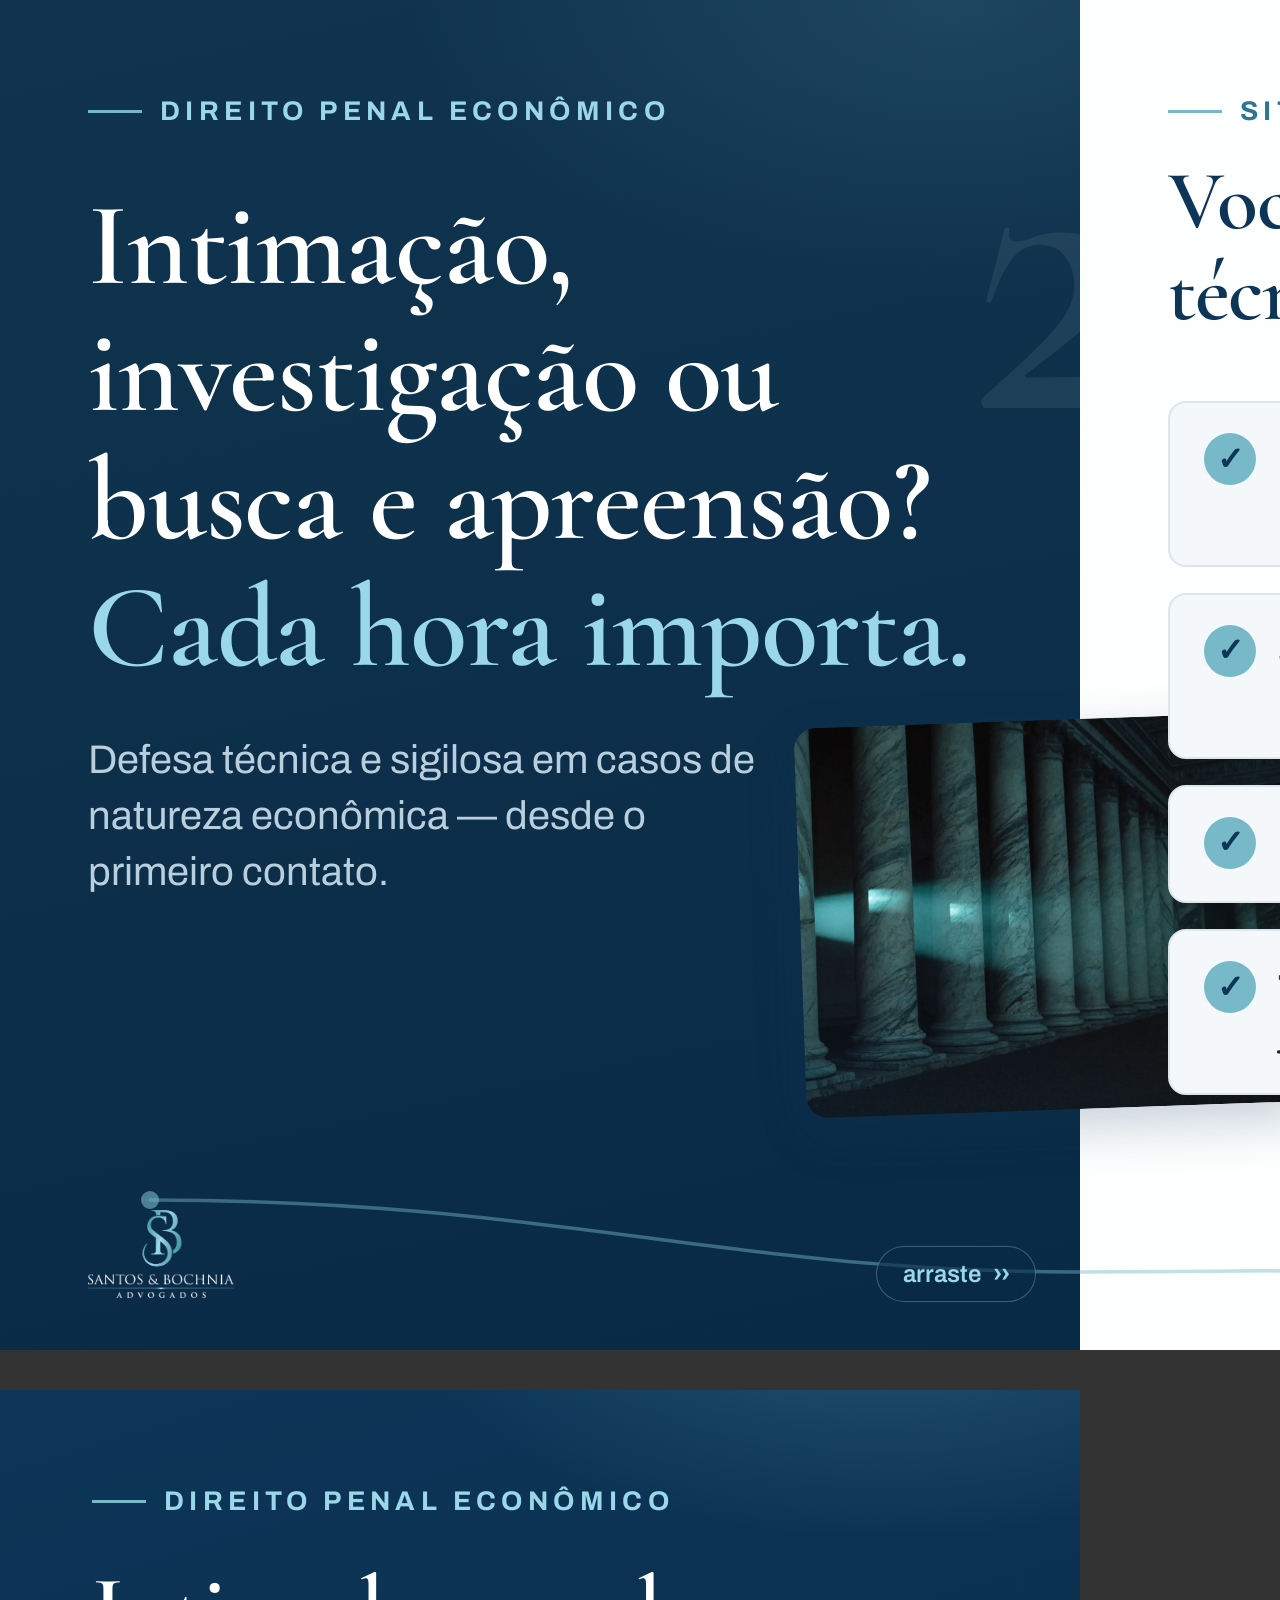
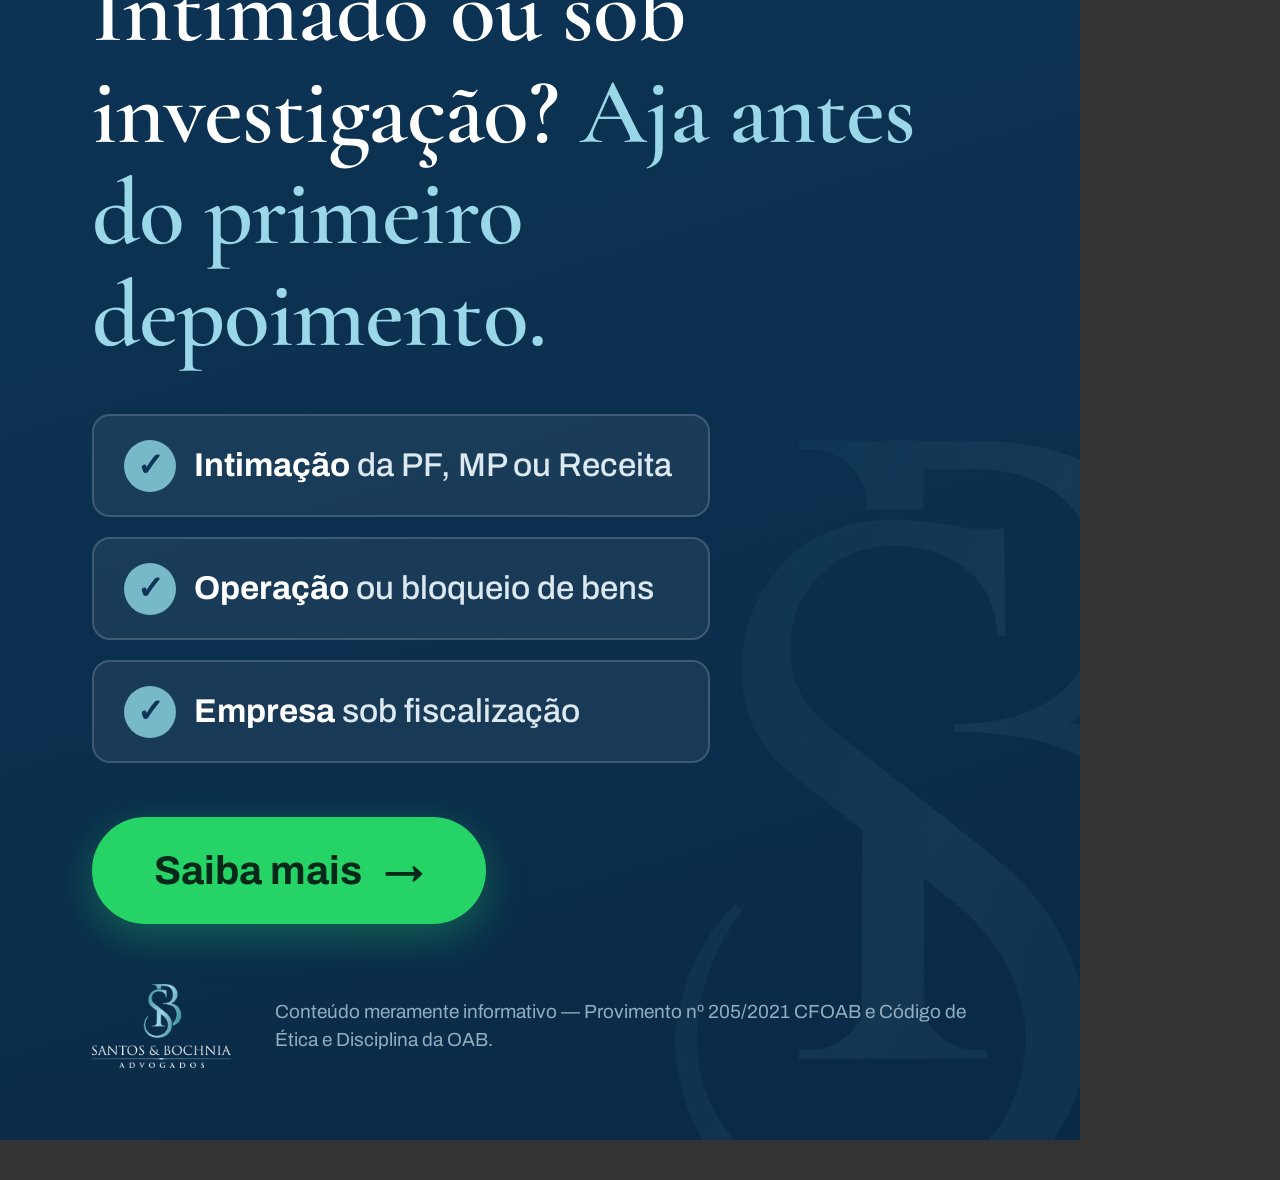
<file: criativos/_fontes/penal-economico-carrossel-01.html>
<!DOCTYPE html>
<html lang="pt-BR">
<head>
<meta charset="UTF-8">
<title>Carrossel Penal Econômico 01 — Santos & Bochnia</title>
<link rel="preconnect" href="https://fonts.googleapis.com">
<link rel="preconnect" href="https://fonts.gstatic.com" crossorigin>
<link href="https://fonts.googleapis.com/css2?family=Cormorant+Garamond:ital,wght@0,500;0,600;0,700;1,500&family=Archivo:wght@400;500;600;700&display=swap" rel="stylesheet">
<style>
  :root {
    --navy: #0D3557; --navy-deep: #092A46; --petrol: #2E7590;
    --teal: #77B9C9; --teal-light: #9AD7E9; --ice: #F5F8FA; --paper: #FDFEFE;
    --wa: #25D366; --wa-ink: #06281A;
    --serif: "Cormorant Garamond", Georgia, serif;
    --sans: "Archivo", Arial, sans-serif;
  }
  * { margin: 0; box-sizing: border-box; }
  body { background: #333; font-family: var(--sans); }

  .strip { position: relative; width: 5400px; height: 1350px; overflow: hidden; margin-bottom: 40px; }
  .strip--single { width: 1080px; }

  /* ---- camada 1: fundos por card ---- */
  .bg { position: absolute; top: 0; width: 1080px; height: 1350px; }
  .bg-1 { left: 0;     background: radial-gradient(900px 500px at 88% 0%, rgba(154,215,233,.28), transparent 60%), linear-gradient(168deg, #FDFEFE 0%, var(--ice) 60%, #E7EFF4 100%); }
  .bg-2 { left: 1080px; background: var(--paper); }
  .bg-3 { left: 2160px; background: radial-gradient(800px 480px at 15% 108%, rgba(119,185,201,.20), transparent 60%), linear-gradient(160deg, var(--navy) 0%, var(--navy-deep) 100%); }
  .bg-4 { left: 3240px; background: linear-gradient(190deg, var(--ice) 0%, #E9F1F5 100%); }
  .bg-5 { left: 4320px; background: radial-gradient(760px 420px at 50% -12%, rgba(119,185,201,.30), transparent 62%), linear-gradient(165deg, var(--navy) 0%, var(--navy-deep) 100%); }

  /* ---- camada 2: fotos sangrando nas emendas ---- */
  .bleed { position: absolute; border-radius: 22px; overflow: hidden; box-shadow: 0 30px 80px rgba(13,53,87,.35); }
  .bleed img { width: 100%; height: 100%; object-fit: cover; display: block; }
  .bleed { box-shadow: 0 18px 48px rgba(13,53,87,.22); }
  .bleed-a { left: 800px; top: 720px; width: 500px; height: 390px; transform: rotate(-2deg); }
  .bleed-a img { object-position: 72% 50%; }
  .bleed-a::after { content: ""; position: absolute; inset: 0; background: linear-gradient(200deg, rgba(13,53,87,.0) 55%, rgba(13,53,87,.28)); }
  .bleed-b { left: 4150px; top: 96px; width: 440px; height: 300px; transform: rotate(1.5deg); }
  .bleed-b::after { content: ""; position: absolute; inset: 0; background: linear-gradient(180deg, rgba(13,53,87,.0) 50%, rgba(13,53,87,.24)); }

  /* ---- camada 3: o fio ---- */
  .fio { position: absolute; inset: 0; pointer-events: none; }

  /* ---- camada 4: numerais fantasma nas emendas (sutis, zonas vazias) ---- */
  .ghost { position: absolute; font-family: var(--serif); font-weight: 600; font-size: 440px; line-height: 1; top: 48px; }
  .ghost-2 { left: 966px;  color: rgba(13,53,87,.035); }
  .ghost-3 { left: 2052px; color: rgba(13,53,87,.04); }
  .ghost-4 { left: 3132px; color: rgba(255,255,255,.05); }
  .ghost-5 { left: 4216px; color: rgba(13,53,87,.035); }

  /* ---- camada 5: conteúdo dos cards ---- */
  .card { position: absolute; top: 0; width: 1080px; height: 1350px; padding: 96px 88px; }
  .card-1 { left: 0; } .card-2 { left: 1080px; } .card-3 { left: 2160px; }
  .card-4 { left: 3240px; } .card-5 { left: 4320px; }

  .eyebrow { display: flex; align-items: center; gap: 18px; font-size: 27px; font-weight: 700; letter-spacing: .2em; text-transform: uppercase; color: var(--petrol); }
  .eyebrow::before { content: ""; width: 54px; height: 3px; background: var(--teal); }
  .eyebrow--light { color: var(--teal-light); }

  h1, h2 { font-family: var(--serif); font-weight: 600; color: var(--navy); line-height: 1.08; letter-spacing: -.01em; }
  .card-2 h2, .card-3 h2, .card-4 h2 { margin-top: 30px; } /* ritmo uniforme kicker→título */
  .hl { color: var(--petrol); }
  .hl-light { color: var(--teal-light); }

  .swipe {
    position: absolute; right: 44px; bottom: 48px;
    display: inline-flex; align-items: center; gap: 12px;
    font-size: 24px; font-weight: 600; color: var(--petrol);
    background: rgba(255,255,255,.85); border: 1.5px solid rgba(46,117,144,.28);
    padding: 12px 26px; border-radius: 999px;
  }
  .swipe--dark { background: rgba(9,42,70,.6); color: var(--teal-light); border-color: rgba(154,215,233,.32); }
  .swipe .chev { letter-spacing: -2px; font-weight: 700; font-size: 27px; }

  .brandmark { position: absolute; left: 88px; bottom: 52px; height: 88px; }
  .brandmark img { height: 100%; width: auto; }

  /* card 1 */
  .card-1 h1 { font-size: 118px; margin-top: 56px; max-width: 9em; }
  .card-1 .sub { margin-top: 40px; font-size: 40px; line-height: 1.4; color: #45566A; max-width: 17em; }

  /* card 2 */
  .card-2 h2 { font-size: 84px; max-width: 10em; }
  .checks { margin-top: 64px; display: grid; gap: 26px; max-width: 850px; }
  .chk {
    position: relative; background: var(--ice); border: 2px solid #DCE6EC; border-radius: 18px;
    padding: 34px 40px 34px 108px; font-size: 36px; font-weight: 500; color: #16222F; line-height: 1.3;
  }
  .chk::before {
    content: "✓"; position: absolute; left: 34px; top: 30px;
    width: 52px; height: 52px; border-radius: 50%; background: var(--teal); color: var(--navy);
    font-weight: 700; font-size: 32px; display: flex; align-items: center; justify-content: center;
  }
  .chk strong { color: var(--navy); }

  /* card 3 (navy) */
  .card-3 h2 { color: #fff; font-size: 96px; max-width: 9.5em; }
  .vias { margin-top: 70px; display: grid; gap: 0; max-width: 860px; }
  .via { display: grid; grid-template-columns: 72px 390px 1fr; column-gap: 26px; align-items: baseline; padding: 42px 0; border-top: 1px solid rgba(255,255,255,.18); }
  .via:last-child { border-bottom: 1px solid rgba(255,255,255,.18); }
  .via .n { font-family: var(--serif); font-size: 56px; color: var(--teal); font-weight: 600; line-height: .8; }
  .via .t { font-size: 40px; font-weight: 600; color: #EAF3F7; }
  .via .d { font-size: 30px; color: #A9C3D3; text-align: left; line-height: 1.35; }
  .card-3 .nota { margin-top: 72px; color: #9DB6C6; font-style: italic; font-family: var(--serif); font-size: 34px; }

  /* card 4 */
  .card-4 h2 { font-size: 84px; max-width: 8.6em; }
  .quem { margin-top: 60px; display: flex; gap: 44px; align-items: center; background: linear-gradient(160deg, var(--navy), var(--navy-deep)); border-radius: 24px; padding: 52px 56px; box-shadow: 0 24px 60px rgba(13,53,87,.28); max-width: 904px; }
  .quem .mono { font-family: var(--serif); font-weight: 600; font-size: 150px; line-height: .9; letter-spacing: -.04em; background: linear-gradient(135deg, #9AD7E9, #77B9C9 45%, #519EAD); -webkit-background-clip: text; background-clip: text; color: transparent; }
  .quem .nome { color: #fff; font-family: var(--serif); font-size: 46px; font-weight: 600; }
  .quem .cargo { color: var(--teal-light); font-size: 26px; letter-spacing: .08em; text-transform: uppercase; font-weight: 600; margin-top: 8px; }
  .quem .bio { color: #C3D6E2; font-size: 29px; line-height: 1.45; margin-top: 18px; }
  .chips { margin-top: 54px; display: flex; flex-wrap: wrap; gap: 20px; max-width: 904px; }
  .chip { display: inline-flex; align-items: center; gap: 14px; background: var(--paper); border: 2px solid #DCE6EC; border-radius: 999px; padding: 20px 34px; font-size: 30px; font-weight: 600; color: var(--navy); }
  .chip::before { content: "✓"; color: var(--petrol); font-weight: 700; }

  /* card 5 (CTA) */
  .card-5 { text-align: center; display: flex; flex-direction: column; align-items: center; justify-content: center; }
  .card-5 .logo { height: 200px; margin-bottom: 60px; }
  .card-5 h2 { color: #fff; font-size: 104px; max-width: 8em; }
  .card-5 .sub { margin-top: 36px; font-size: 38px; color: #B9CFDD; max-width: 18em; line-height: 1.45; }
  .btn-wa {
    margin-top: 70px; display: inline-flex; align-items: center; gap: 22px;
    background: var(--wa); color: var(--wa-ink); font-weight: 700; font-size: 44px;
    padding: 38px 74px; border-radius: 999px;
    box-shadow: 0 12px 40px rgba(37,211,102,.32);
  }
  .btn-wa .arrow { font-family: var(--sans); font-weight: 700; }
  .card-5 .canal { margin-top: 44px; font-size: 30px; color: #9DB6C6; letter-spacing: .04em; }
  .compliance { position: absolute; bottom: 40px; left: 50%; transform: translateX(-50%); width: 88%; font-size: 19px; color: #93ADC0; line-height: 1.5; }

  /* ---------- ARTE ESTÁTICA ---------- */
  .card--static { position: relative; left: 0; padding: 96px 92px 72px; overflow: hidden;
    display: flex; flex-direction: column; align-items: flex-start;
    background: radial-gradient(820px 460px at 82% -10%, rgba(119,185,201,.28), transparent 62%), linear-gradient(163deg, var(--navy) 0%, var(--navy-deep) 100%); }
  .card--static .wm { position: absolute; right: -140px; bottom: -60px; height: 760px; opacity: .07; }
  .card--static .eyebrow { color: var(--teal-light); }
  .card--static h1 { color: #fff; font-size: 94px; margin-top: 44px; max-width: 10em; }
  .card--static h1 .hl { color: var(--teal-light); }
  .card--static .checks { margin-top: 48px; max-width: 860px; gap: 20px; }
  .card--static .chk { background: rgba(255,255,255,.06); border-color: rgba(255,255,255,.16); color: #DCE9F0; font-size: 33px; padding: 28px 36px 28px 100px; }
  .card--static .chk::before { top: 24px; left: 30px; }
  .card--static .chk strong { color: #fff; }
  .card--static .btn-wa { margin-top: 54px; font-size: 40px; padding: 32px 62px; }
  .card--static .rodape { margin-top: auto; display: flex; align-items: center; gap: 44px; width: 100%; position: relative; }
  .card--static .rodape img { height: 84px; width: auto; }
  .card--static .rodape .compliance { position: static; transform: none; width: auto; flex: 1; text-align: left; }

  /* tema penal: card 1 escuro */
  .bg-1 { background: radial-gradient(900px 500px at 88% 0%, rgba(119,185,201,.14), transparent 60%), linear-gradient(168deg, #10344F 0%, var(--navy-deep) 100%) !important; }
  .card-1 h1 { color: #fff; }
  .card-1 .sub { color: #B9CFDD !important; }
  .ghost-2 { color: rgba(255,255,255,.07) !important; }
  .bleed-b { width: 520px; height: 340px; }
  .bleed-b img { object-position: 50% 42%; }

</style>
</head>
<body>

<!-- ============================ CARROSSEL (5 cards) ============================ -->
<div class="strip">
  <div class="bg bg-1"></div><div class="bg bg-2"></div><div class="bg bg-3"></div><div class="bg bg-4"></div><div class="bg bg-5"></div>

  <!-- fio contínuo — rota "silenciosa" pela margem inferior, sem cruzar texto -->
  <svg class="fio" width="5400" height="1350" viewBox="0 0 5400 1350" fill="none">
    <path d="M 150 1200
             C 560 1200, 720 1272, 1080 1272
             C 1560 1272, 1760 1252, 2160 1252
             C 2640 1252, 2800 1290, 3240 1290
             C 3720 1290, 3880 1248, 4320 1248
             C 4560 1248, 4720 1214, 4960 1208"
          stroke="#77B9C9" stroke-width="3.5" stroke-linecap="round" opacity=".45"/>
    <circle cx="150" cy="1200" r="9" fill="#77B9C9" opacity=".6"/>
    <circle cx="4960" cy="1208" r="9" fill="#25D366" opacity=".8"/>
  </svg>

  <!-- numerais fantasma cruzando as emendas -->
  <div class="ghost ghost-2">2</div>
  <div class="ghost ghost-3">3</div>
  <div class="ghost ghost-4">4</div>
  <div class="ghost ghost-5">5</div>

  <!-- fotos sangrando -->
  <figure class="bleed bleed-a"><img src="ref/penal-wide.webp" alt=""></figure>
  <figure class="bleed bleed-b"><img src="../../site/assets/img/ia/balanca-abstrata.webp" alt=""></figure>

  <!-- CARD 1 — gancho -->
  <section class="card card-1">
    <p class="eyebrow eyebrow--light">Direito Penal Econômico</p>
    <h1>Intimação, investigação ou busca e apreensão? <span class="hl-light">Cada hora importa.</span></h1>
    <p class="sub">Defesa técnica e sigilosa em casos de natureza econômica — desde o primeiro contato.</p>
    <div class="brandmark"><img src="../../site/assets/img/logo-light.png" alt="Santos & Bochnia"></div>
    <div class="swipe swipe--dark"><span>arraste</span><span class="chev">››</span></div>
  </section>

  <!-- CARD 2 — agitação -->
  <section class="card card-2">
    <p class="eyebrow">Situações que exigem urgência</p>
    <h2>Você precisa de defesa técnica&nbsp;se…</h2>
    <div class="checks">
      <div class="chk"><strong>Recebeu intimação</strong> da Polícia Federal, do MP ou da Receita</div>
      <div class="chk"><strong>Sua empresa está sob fiscalização</strong> com potencial desdobramento penal</div>
      <div class="chk"><strong>Foi citado</strong> em investigação ou operação</div>
      <div class="chk"><strong>Teve bens ou contas bloqueados</strong> judicialmente</div>
    </div>
    <div class="swipe"><span>arraste</span><span class="chev">››</span></div>
  </section>

  <!-- CARD 3 — o direito existe -->
  <section class="card card-3">
    <p class="eyebrow eyebrow--light">O que a lei permite</p>
    <h2>Agir cedo <span class="hl-light">preserva alternativas</span>.</h2>
    <div class="vias">
      <div class="via"><span class="n">1</span><span class="t">Avaliação sigilosa</span><span class="d">situação, fase processual e riscos imediatos</span></div>
      <div class="via"><span class="n">2</span><span class="t">Defesa técnica</span><span class="d">no inquérito e na ação penal</span></div>
      <div class="via"><span class="n">3</span><span class="t">Compliance preventivo</span><span class="d">para empresas expostas a riscos</span></div>
    </div>
    <p class="nota">O sigilo profissional protege tudo o que você nos relatar — desde a primeira conversa.</p>
    <div class="swipe swipe--dark"><span>arraste</span><span class="chev">››</span></div>
  </section>

  <!-- CARD 4 — confiança -->
  <section class="card card-4">
    <p class="eyebrow">Quem cuida do seu caso</p>
    <h2>Atendimento direto com quem&nbsp;entende.</h2>
    <div class="quem">
      <div class="mono">JS</div>
      <div>
        <div class="nome">José Eduardo dos Santos</div>
        <div class="cargo">Sócio-fundador — Direito Penal Econômico</div>
        <p class="bio">Especialização em Direito Penal Econômico pela FGV. Conduz casos complexos com visão estratégica e discrição.</p>
      </div>
    </div>
    <div class="chips">
      <span class="chip">Sigilo absoluto</span>
      <span class="chip">Urgências tratadas com prioridade</span>
      <span class="chip">Atendimento em todo o Brasil</span>
    </div>
    <div class="swipe"><span>arraste</span><span class="chev">››</span></div>
  </section>

  <!-- CARD 5 — CTA -->
  <section class="card card-5">
    <img class="logo" src="../../site/assets/img/logo-light.png" alt="Santos & Bochnia Advogados">
    <h2>Fale com&nbsp;discrição.</h2>
    <p class="sub">Canal direto e sigiloso, direto com o advogado responsável.</p>
    <span class="btn-wa">Saiba mais <span class="arrow">&#8594;</span></span>
    <p class="canal">(11) 97899-2799 · santosbochnia.adv.br</p>
    <p class="compliance">Conteúdo meramente informativo, em conformidade com o Provimento nº 205/2021 do CFOAB e o Código de Ética e Disciplina da OAB.</p>
  </section>
</div>

<!-- ============================ ARTE ESTÁTICA ============================ -->
<div class="strip strip--single">
  <section class="card card--static">
    <img class="wm" src="../../site/assets/img/monograma-sb.webp" alt="">
    <p class="eyebrow">Direito Penal Econômico</p>
    <h1>Intimado ou sob investigação? <span class="hl">Aja antes do primeiro depoimento.</span></h1>
    <div class="checks">
      <div class="chk"><strong>Intimação</strong> da PF, MP ou Receita</div>
      <div class="chk"><strong>Operação</strong> ou bloqueio de bens</div>
      <div class="chk"><strong>Empresa</strong> sob fiscalização</div>
    </div>
    <span class="btn-wa">Saiba mais <span class="arrow">&#8594;</span></span>
    <div class="rodape">
      <img src="../../site/assets/img/logo-light.png" alt="Santos & Bochnia Advogados">
      <p class="compliance">Conteúdo meramente informativo — Provimento nº 205/2021 CFOAB e Código de Ética e Disciplina da OAB.</p>
    </div>
  </section>
</div>

</body>
</html>
</file>
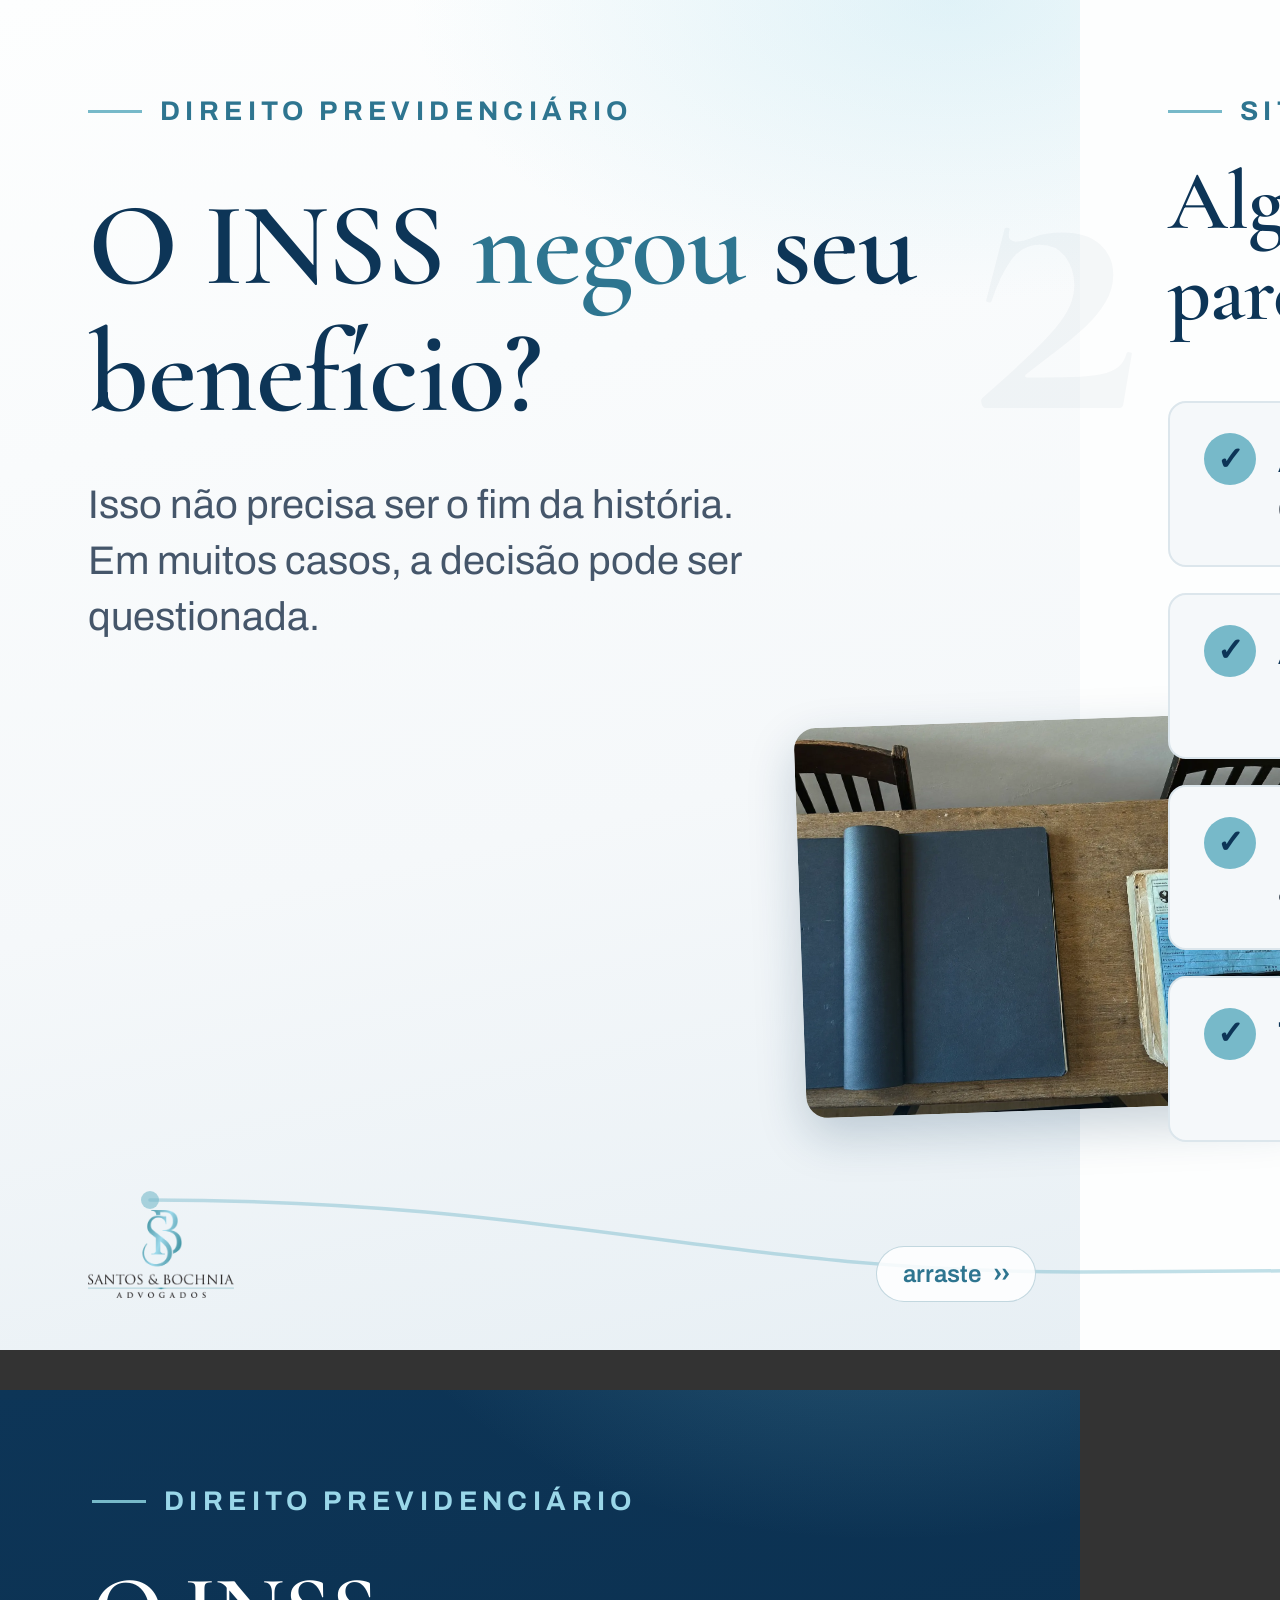
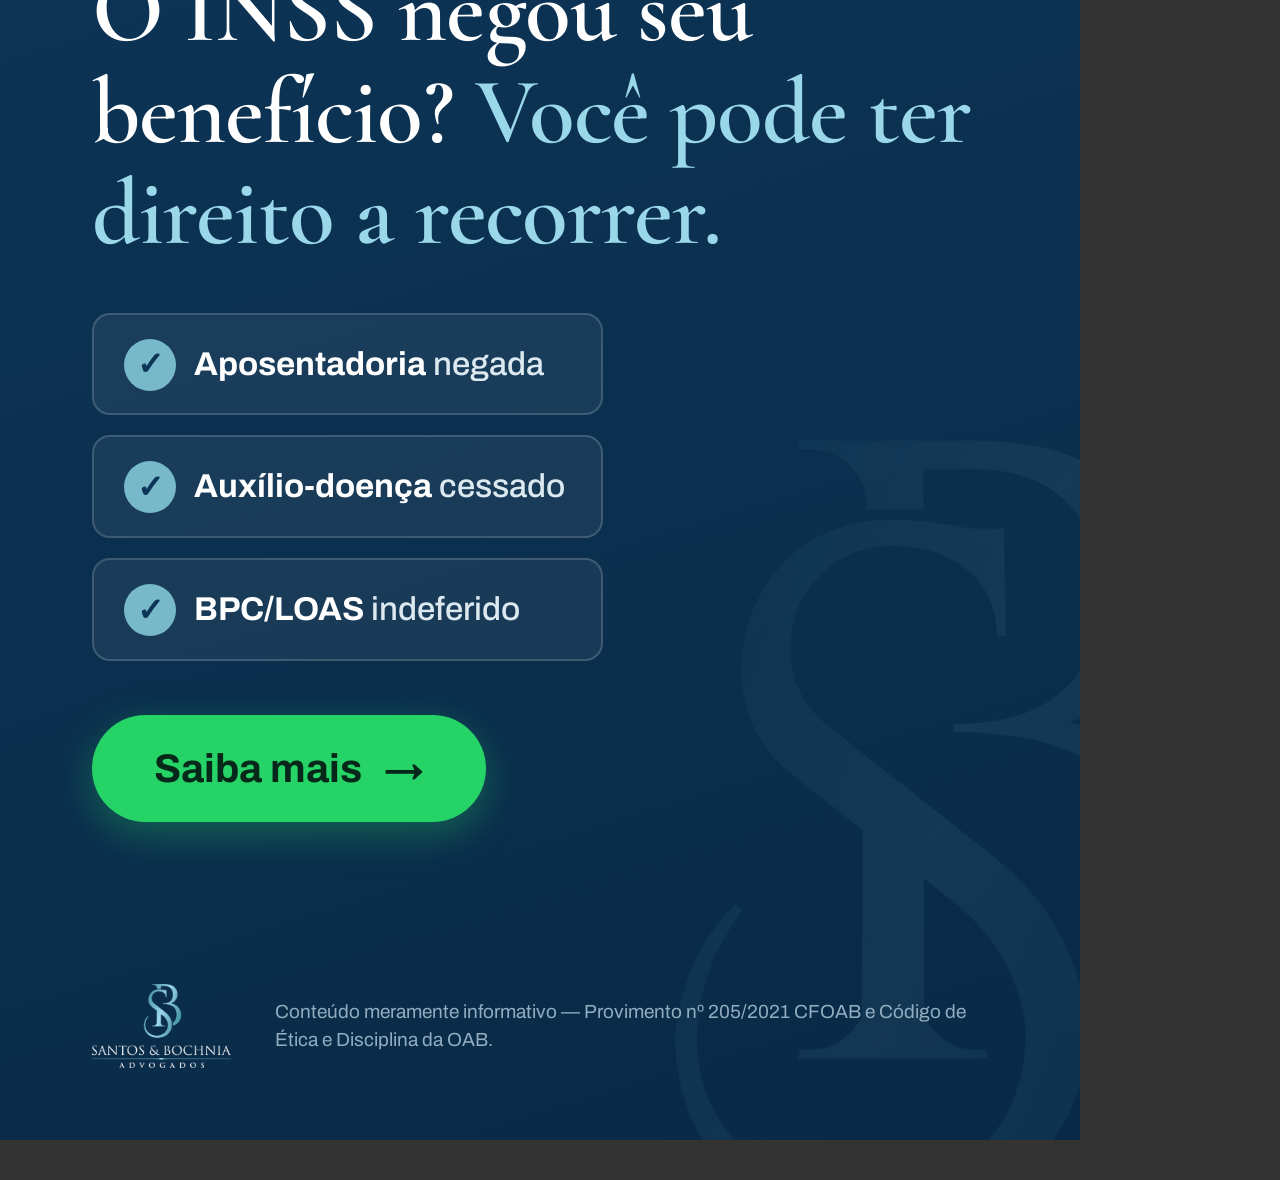
<file: criativos/_fontes/previdenciario-carrossel-01.html>
<!DOCTYPE html>
<html lang="pt-BR">
<head>
<meta charset="UTF-8">
<title>Carrossel Previdenciário 01 — Santos & Bochnia</title>
<link rel="preconnect" href="https://fonts.googleapis.com">
<link rel="preconnect" href="https://fonts.gstatic.com" crossorigin>
<link href="https://fonts.googleapis.com/css2?family=Cormorant+Garamond:ital,wght@0,500;0,600;0,700;1,500&family=Archivo:wght@400;500;600;700&display=swap" rel="stylesheet">
<style>
  :root {
    --navy: #0D3557; --navy-deep: #092A46; --petrol: #2E7590;
    --teal: #77B9C9; --teal-light: #9AD7E9; --ice: #F5F8FA; --paper: #FDFEFE;
    --wa: #25D366; --wa-ink: #06281A;
    --serif: "Cormorant Garamond", Georgia, serif;
    --sans: "Archivo", Arial, sans-serif;
  }
  * { margin: 0; box-sizing: border-box; }
  body { background: #333; font-family: var(--sans); }

  .strip { position: relative; width: 5400px; height: 1350px; overflow: hidden; margin-bottom: 40px; }
  .strip--single { width: 1080px; }

  /* ---- camada 1: fundos por card ---- */
  .bg { position: absolute; top: 0; width: 1080px; height: 1350px; }
  .bg-1 { left: 0;     background: radial-gradient(900px 500px at 88% 0%, rgba(154,215,233,.28), transparent 60%), linear-gradient(168deg, #FDFEFE 0%, var(--ice) 60%, #E7EFF4 100%); }
  .bg-2 { left: 1080px; background: var(--paper); }
  .bg-3 { left: 2160px; background: radial-gradient(800px 480px at 15% 108%, rgba(119,185,201,.20), transparent 60%), linear-gradient(160deg, var(--navy) 0%, var(--navy-deep) 100%); }
  .bg-4 { left: 3240px; background: linear-gradient(190deg, var(--ice) 0%, #E9F1F5 100%); }
  .bg-5 { left: 4320px; background: radial-gradient(760px 420px at 50% -12%, rgba(119,185,201,.30), transparent 62%), linear-gradient(165deg, var(--navy) 0%, var(--navy-deep) 100%); }

  /* ---- camada 2: fotos sangrando nas emendas ---- */
  .bleed { position: absolute; border-radius: 22px; overflow: hidden; box-shadow: 0 30px 80px rgba(13,53,87,.35); }
  .bleed img { width: 100%; height: 100%; object-fit: cover; display: block; }
  .bleed { box-shadow: 0 18px 48px rgba(13,53,87,.22); }
  .bleed-a { left: 800px; top: 720px; width: 500px; height: 390px; transform: rotate(-2deg); }
  .bleed-a img { object-position: 72% 50%; }
  .bleed-a::after { content: ""; position: absolute; inset: 0; background: linear-gradient(200deg, rgba(13,53,87,.0) 55%, rgba(13,53,87,.28)); }
  .bleed-b { left: 4150px; top: 96px; width: 440px; height: 300px; transform: rotate(1.5deg); }
  .bleed-b::after { content: ""; position: absolute; inset: 0; background: linear-gradient(180deg, rgba(13,53,87,.0) 50%, rgba(13,53,87,.24)); }

  /* ---- camada 3: o fio ---- */
  .fio { position: absolute; inset: 0; pointer-events: none; }

  /* ---- camada 4: numerais fantasma nas emendas (sutis, zonas vazias) ---- */
  .ghost { position: absolute; font-family: var(--serif); font-weight: 600; font-size: 440px; line-height: 1; top: 48px; }
  .ghost-2 { left: 966px;  color: rgba(13,53,87,.035); }
  .ghost-3 { left: 2052px; color: rgba(13,53,87,.04); }
  .ghost-4 { left: 3132px; color: rgba(255,255,255,.05); }
  .ghost-5 { left: 4216px; color: rgba(13,53,87,.035); }

  /* ---- camada 5: conteúdo dos cards ---- */
  .card { position: absolute; top: 0; width: 1080px; height: 1350px; padding: 96px 88px; }
  .card-1 { left: 0; } .card-2 { left: 1080px; } .card-3 { left: 2160px; }
  .card-4 { left: 3240px; } .card-5 { left: 4320px; }

  .eyebrow { display: flex; align-items: center; gap: 18px; font-size: 27px; font-weight: 700; letter-spacing: .2em; text-transform: uppercase; color: var(--petrol); }
  .eyebrow::before { content: ""; width: 54px; height: 3px; background: var(--teal); }
  .eyebrow--light { color: var(--teal-light); }

  h1, h2 { font-family: var(--serif); font-weight: 600; color: var(--navy); line-height: 1.08; letter-spacing: -.01em; }
  .card-2 h2, .card-3 h2, .card-4 h2 { margin-top: 30px; } /* ritmo uniforme kicker→título */
  .hl { color: var(--petrol); }
  .hl-light { color: var(--teal-light); }

  .swipe {
    position: absolute; right: 44px; bottom: 48px;
    display: inline-flex; align-items: center; gap: 12px;
    font-size: 24px; font-weight: 600; color: var(--petrol);
    background: rgba(255,255,255,.85); border: 1.5px solid rgba(46,117,144,.28);
    padding: 12px 26px; border-radius: 999px;
  }
  .swipe--dark { background: rgba(9,42,70,.6); color: var(--teal-light); border-color: rgba(154,215,233,.32); }
  .swipe .chev { letter-spacing: -2px; font-weight: 700; font-size: 27px; }

  .brandmark { position: absolute; left: 88px; bottom: 52px; height: 88px; }
  .brandmark img { height: 100%; width: auto; }

  /* card 1 */
  .card-1 h1 { font-size: 118px; margin-top: 56px; max-width: 9em; }
  .card-1 .sub { margin-top: 40px; font-size: 40px; line-height: 1.4; color: #45566A; max-width: 17em; }

  /* card 2 */
  .card-2 h2 { font-size: 84px; max-width: 10em; }
  .checks { margin-top: 64px; display: grid; gap: 26px; max-width: 850px; }
  .chk {
    position: relative; background: var(--ice); border: 2px solid #DCE6EC; border-radius: 18px;
    padding: 34px 40px 34px 108px; font-size: 36px; font-weight: 500; color: #16222F; line-height: 1.3;
  }
  .chk::before {
    content: "✓"; position: absolute; left: 34px; top: 30px;
    width: 52px; height: 52px; border-radius: 50%; background: var(--teal); color: var(--navy);
    font-weight: 700; font-size: 32px; display: flex; align-items: center; justify-content: center;
  }
  .chk strong { color: var(--navy); }

  /* card 3 (navy) */
  .card-3 h2 { color: #fff; font-size: 96px; max-width: 9.5em; }
  .vias { margin-top: 70px; display: grid; gap: 0; max-width: 860px; }
  .via { display: grid; grid-template-columns: 72px 390px 1fr; column-gap: 26px; align-items: baseline; padding: 42px 0; border-top: 1px solid rgba(255,255,255,.18); }
  .via:last-child { border-bottom: 1px solid rgba(255,255,255,.18); }
  .via .n { font-family: var(--serif); font-size: 56px; color: var(--teal); font-weight: 600; line-height: .8; }
  .via .t { font-size: 40px; font-weight: 600; color: #EAF3F7; }
  .via .d { font-size: 30px; color: #A9C3D3; text-align: left; line-height: 1.35; }
  .card-3 .nota { margin-top: 72px; color: #9DB6C6; font-style: italic; font-family: var(--serif); font-size: 34px; }

  /* card 4 */
  .card-4 h2 { font-size: 84px; max-width: 8.6em; }
  .quem { margin-top: 60px; display: flex; gap: 44px; align-items: center; background: linear-gradient(160deg, var(--navy), var(--navy-deep)); border-radius: 24px; padding: 52px 56px; box-shadow: 0 24px 60px rgba(13,53,87,.28); max-width: 904px; }
  .quem .mono { font-family: var(--serif); font-weight: 600; font-size: 150px; line-height: .9; letter-spacing: -.04em; background: linear-gradient(135deg, #9AD7E9, #77B9C9 45%, #519EAD); -webkit-background-clip: text; background-clip: text; color: transparent; }
  .quem .nome { color: #fff; font-family: var(--serif); font-size: 46px; font-weight: 600; }
  .quem .cargo { color: var(--teal-light); font-size: 26px; letter-spacing: .08em; text-transform: uppercase; font-weight: 600; margin-top: 8px; }
  .quem .bio { color: #C3D6E2; font-size: 29px; line-height: 1.45; margin-top: 18px; }
  .chips { margin-top: 54px; display: flex; flex-wrap: wrap; gap: 20px; max-width: 904px; }
  .chip { display: inline-flex; align-items: center; gap: 14px; background: var(--paper); border: 2px solid #DCE6EC; border-radius: 999px; padding: 20px 34px; font-size: 30px; font-weight: 600; color: var(--navy); }
  .chip::before { content: "✓"; color: var(--petrol); font-weight: 700; }

  /* card 5 (CTA) */
  .card-5 { text-align: center; display: flex; flex-direction: column; align-items: center; justify-content: center; }
  .card-5 .logo { height: 200px; margin-bottom: 60px; }
  .card-5 h2 { color: #fff; font-size: 104px; max-width: 8em; }
  .card-5 .sub { margin-top: 36px; font-size: 38px; color: #B9CFDD; max-width: 18em; line-height: 1.45; }
  .btn-wa {
    margin-top: 70px; display: inline-flex; align-items: center; gap: 22px;
    background: var(--wa); color: var(--wa-ink); font-weight: 700; font-size: 44px;
    padding: 38px 74px; border-radius: 999px;
    box-shadow: 0 12px 40px rgba(37,211,102,.32);
  }
  .btn-wa .arrow { font-family: var(--sans); font-weight: 700; }
  .card-5 .canal { margin-top: 44px; font-size: 30px; color: #9DB6C6; letter-spacing: .04em; }
  .compliance { position: absolute; bottom: 40px; left: 50%; transform: translateX(-50%); width: 88%; font-size: 19px; color: #93ADC0; line-height: 1.5; }

  /* ---------- ARTE ESTÁTICA ---------- */
  .card--static { position: relative; left: 0; padding: 96px 92px 72px; overflow: hidden;
    display: flex; flex-direction: column; align-items: flex-start;
    background: radial-gradient(820px 460px at 82% -10%, rgba(119,185,201,.28), transparent 62%), linear-gradient(163deg, var(--navy) 0%, var(--navy-deep) 100%); }
  .card--static .wm { position: absolute; right: -140px; bottom: -60px; height: 760px; opacity: .07; }
  .card--static .eyebrow { color: var(--teal-light); }
  .card--static h1 { color: #fff; font-size: 94px; margin-top: 44px; max-width: 10em; }
  .card--static h1 .hl { color: var(--teal-light); }
  .card--static .checks { margin-top: 48px; max-width: 860px; gap: 20px; }
  .card--static .chk { background: rgba(255,255,255,.06); border-color: rgba(255,255,255,.16); color: #DCE9F0; font-size: 33px; padding: 28px 36px 28px 100px; }
  .card--static .chk::before { top: 24px; left: 30px; }
  .card--static .chk strong { color: #fff; }
  .card--static .btn-wa { margin-top: 54px; font-size: 40px; padding: 32px 62px; }
  .card--static .rodape { margin-top: auto; display: flex; align-items: center; gap: 44px; width: 100%; position: relative; }
  .card--static .rodape img { height: 84px; width: auto; }
  .card--static .rodape .compliance { position: static; transform: none; width: auto; flex: 1; text-align: left; }
</style>
</head>
<body>

<!-- ============================ CARROSSEL (5 cards) ============================ -->
<div class="strip">
  <div class="bg bg-1"></div><div class="bg bg-2"></div><div class="bg bg-3"></div><div class="bg bg-4"></div><div class="bg bg-5"></div>

  <!-- fio contínuo — rota "silenciosa" pela margem inferior, sem cruzar texto -->
  <svg class="fio" width="5400" height="1350" viewBox="0 0 5400 1350" fill="none">
    <path d="M 150 1200
             C 560 1200, 720 1272, 1080 1272
             C 1560 1272, 1760 1252, 2160 1252
             C 2640 1252, 2800 1290, 3240 1290
             C 3720 1290, 3880 1248, 4320 1248
             C 4560 1248, 4720 1214, 4960 1208"
          stroke="#77B9C9" stroke-width="3.5" stroke-linecap="round" opacity=".45"/>
    <circle cx="150" cy="1200" r="9" fill="#77B9C9" opacity=".6"/>
    <circle cx="4960" cy="1208" r="9" fill="#25D366" opacity=".8"/>
  </svg>

  <!-- numerais fantasma cruzando as emendas -->
  <div class="ghost ghost-2">2</div>
  <div class="ghost ghost-3">3</div>
  <div class="ghost ghost-4">4</div>
  <div class="ghost ghost-5">5</div>

  <!-- fotos sangrando -->
  <figure class="bleed bleed-a"><img src="ref/previdenciario-wide.webp" onerror="this.src='../../site/assets/img/ia/area-previdenciario.webp'" alt=""></figure>
  <figure class="bleed bleed-b"><img src="../../site/assets/img/ia/escritorio-interior.webp" alt=""></figure>

  <!-- CARD 1 — gancho -->
  <section class="card card-1">
    <p class="eyebrow">Direito Previdenciário</p>
    <h1>O INSS <span class="hl">negou</span> seu benefício?</h1>
    <p class="sub">Isso não precisa ser o fim da história. Em muitos casos, a decisão pode ser questionada.</p>
    <div class="brandmark"><img src="../../site/assets/img/logo-dark.png" alt="Santos & Bochnia"></div>
    <div class="swipe"><span>arraste</span><span class="chev">››</span></div>
  </section>

  <!-- CARD 2 — agitação -->
  <section class="card card-2">
    <p class="eyebrow">Situações comuns</p>
    <h2>Alguma dessas histórias parece a&nbsp;sua?</h2>
    <div class="checks">
      <div class="chk"><strong>Aposentadoria negada</strong> por idade, tempo de contribuição ou especial</div>
      <div class="chk"><strong>Auxílio-doença cessado</strong> antes de você poder voltar a trabalhar</div>
      <div class="chk"><strong>BPC/LOAS indeferido</strong> para você ou alguém da família</div>
      <div class="chk"><strong>Tempo rural ou doméstico</strong> que o INSS não reconheceu</div>
    </div>
    <div class="swipe"><span>arraste</span><span class="chev">››</span></div>
  </section>

  <!-- CARD 3 — o direito existe -->
  <section class="card card-3">
    <p class="eyebrow eyebrow--light">O que a lei permite</p>
    <h2>Em muitos casos, a negativa <span class="hl-light">pode ser revista</span>.</h2>
    <div class="vias">
      <div class="via"><span class="n">1</span><span class="t">Recurso administrativo</span><span class="d">prazos a partir da ciência da decisão</span></div>
      <div class="via"><span class="n">2</span><span class="t">Ação judicial</span><span class="d">quando a via administrativa não resolve</span></div>
      <div class="via"><span class="n">3</span><span class="t">Novo requerimento</span><span class="d">com a documentação adequada</span></div>
    </div>
    <p class="nota">Cada caso exige análise individual — e é exatamente isso que fazemos.</p>
    <div class="swipe swipe--dark"><span>arraste</span><span class="chev">››</span></div>
  </section>

  <!-- CARD 4 — confiança -->
  <section class="card card-4">
    <p class="eyebrow">Quem cuida do seu caso</p>
    <h2>Atendimento direto com quem&nbsp;entende.</h2>
    <div class="quem">
      <div class="mono">SB</div>
      <div>
        <div class="nome">Simone Bochnia dos Anjos</div>
        <div class="cargo">Sócia-fundadora — Direito Previdenciário</div>
        <p class="bio">Especialista em Direito Previdenciário, conduz cada caso com rigor técnico e acompanhamento próximo e humanizado.</p>
      </div>
    </div>
    <div class="chips">
      <span class="chip">Sigilo profissional</span>
      <span class="chip">Primeira conversa sem compromisso</span>
      <span class="chip">Atendimento em todo o Brasil</span>
    </div>
    <div class="swipe"><span>arraste</span><span class="chev">››</span></div>
  </section>

  <!-- CARD 5 — CTA -->
  <section class="card card-5">
    <img class="logo" src="../../site/assets/img/logo-light.png" alt="Santos & Bochnia Advogados">
    <h2>Vamos analisar o seu&nbsp;caso.</h2>
    <p class="sub">Conte sua situação pelo WhatsApp e entenda seus direitos em linguagem simples.</p>
    <span class="btn-wa">Saiba mais <span class="arrow">&#8594;</span></span>
    <p class="canal">(11) 97899-2799 · santosbochnia.adv.br</p>
    <p class="compliance">Conteúdo meramente informativo, em conformidade com o Provimento nº 205/2021 do CFOAB e o Código de Ética e Disciplina da OAB.</p>
  </section>
</div>

<!-- ============================ ARTE ESTÁTICA ============================ -->
<div class="strip strip--single">
  <section class="card card--static">
    <img class="wm" src="../../site/assets/img/monograma-sb.webp" alt="">
    <p class="eyebrow">Direito Previdenciário</p>
    <h1>O INSS negou seu benefício? <span class="hl">Você pode ter direito a recorrer.</span></h1>
    <div class="checks">
      <div class="chk"><strong>Aposentadoria</strong> negada</div>
      <div class="chk"><strong>Auxílio-doença</strong> cessado</div>
      <div class="chk"><strong>BPC/LOAS</strong> indeferido</div>
    </div>
    <span class="btn-wa">Saiba mais <span class="arrow">&#8594;</span></span>
    <div class="rodape">
      <img src="../../site/assets/img/logo-light.png" alt="Santos & Bochnia Advogados">
      <p class="compliance">Conteúdo meramente informativo — Provimento nº 205/2021 CFOAB e Código de Ética e Disciplina da OAB.</p>
    </div>
  </section>
</div>

</body>
</html>
</file>
